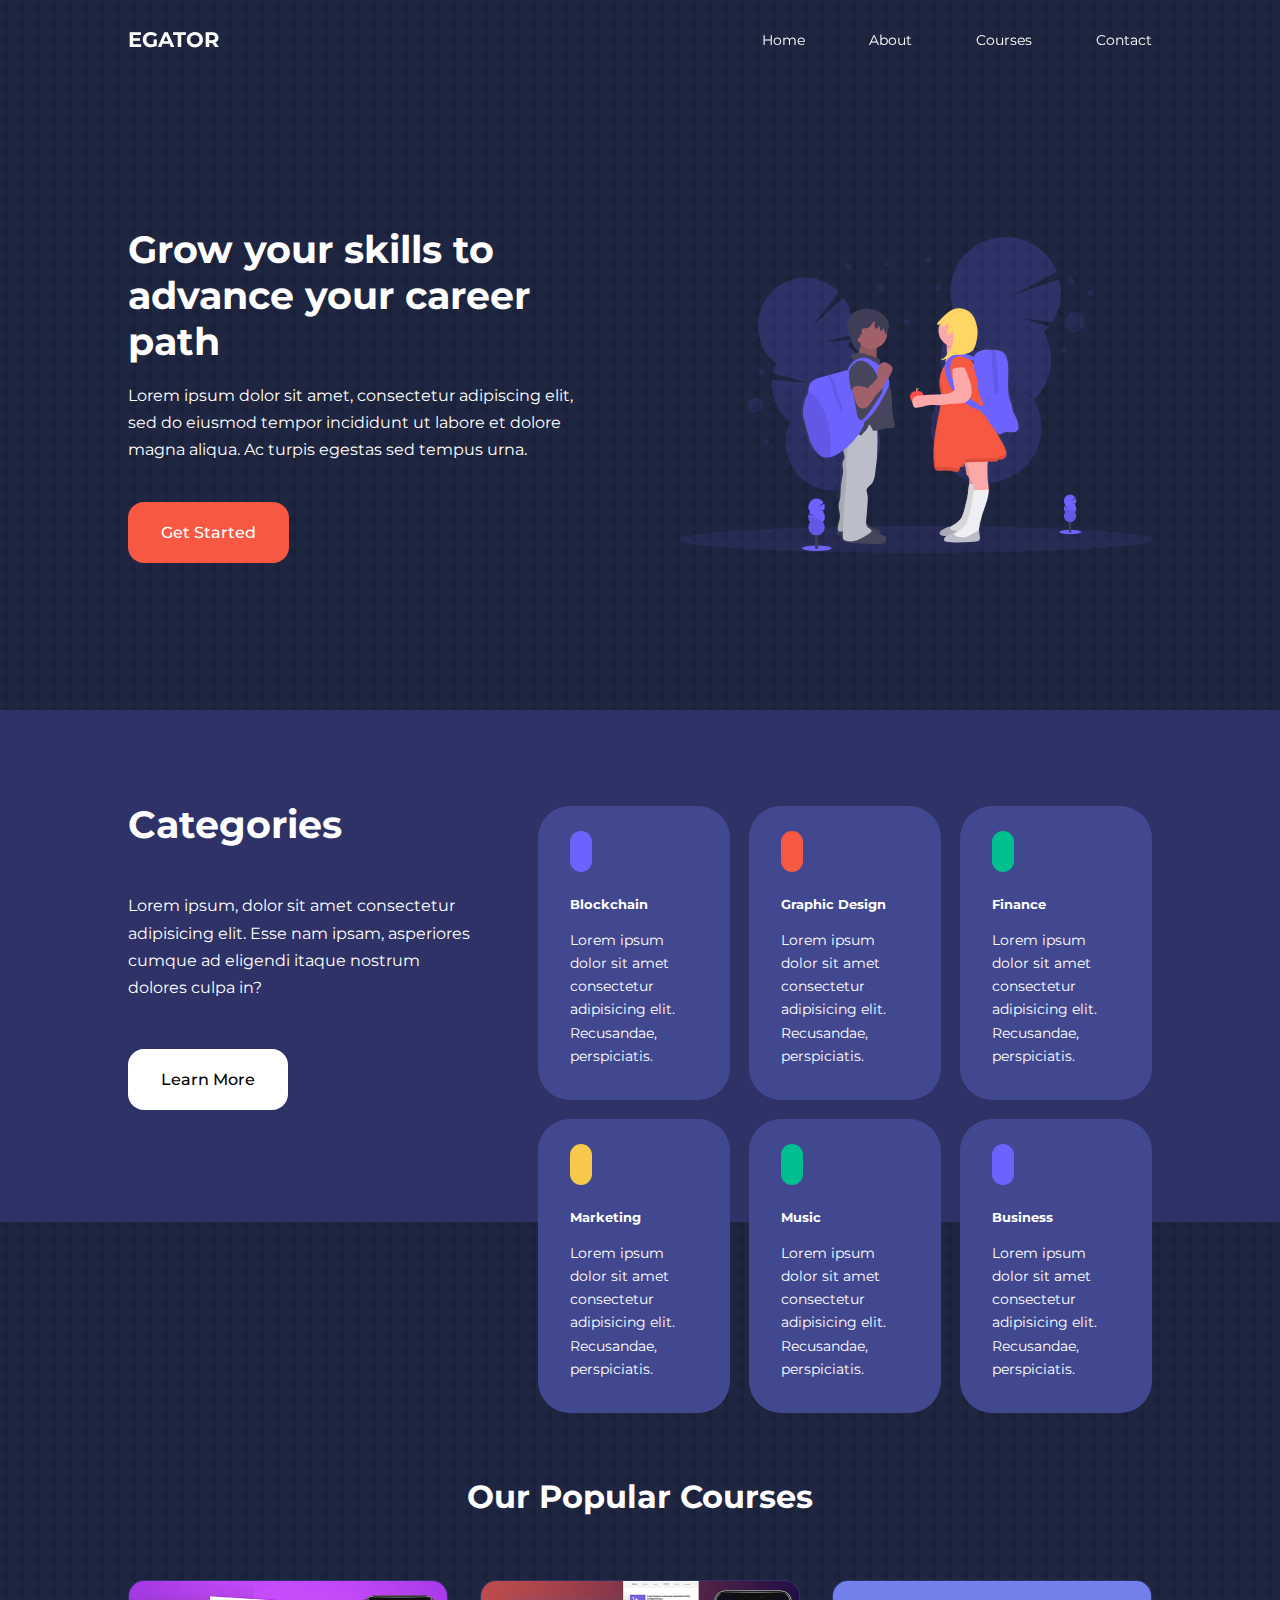
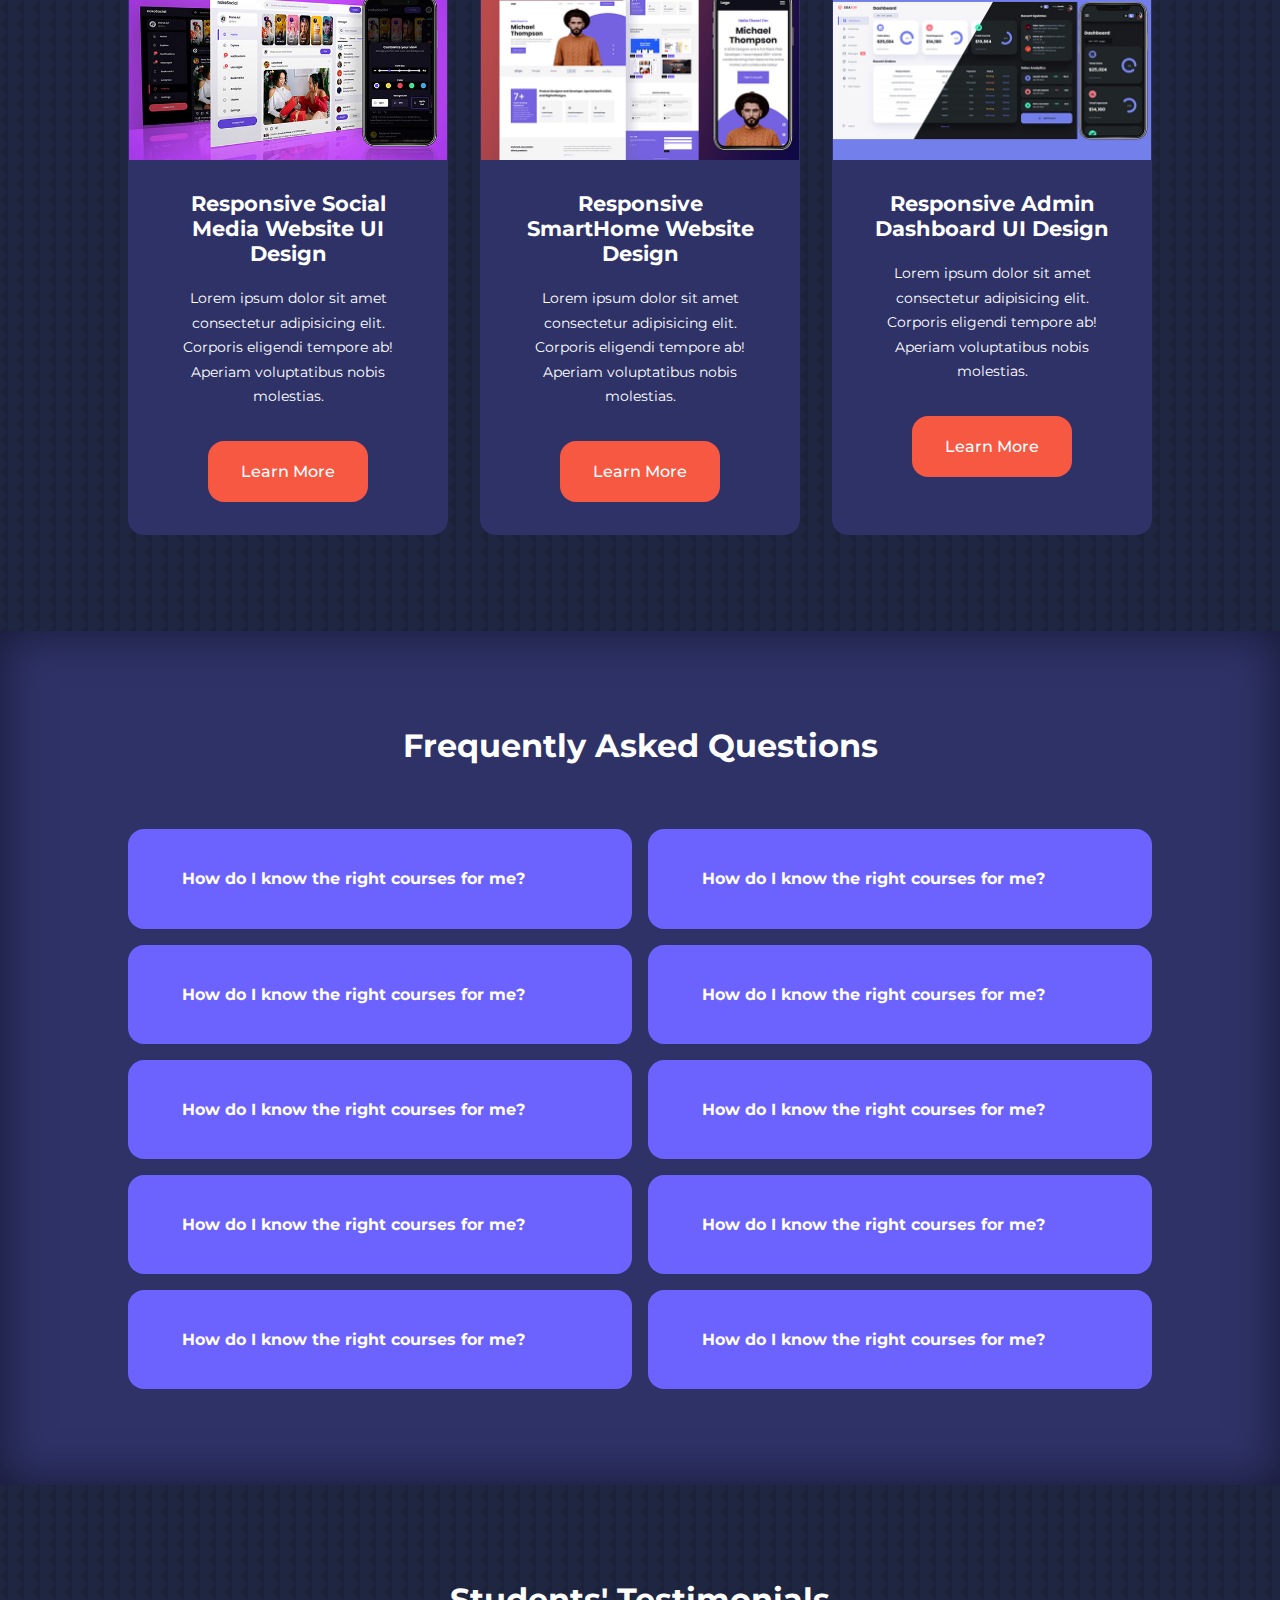
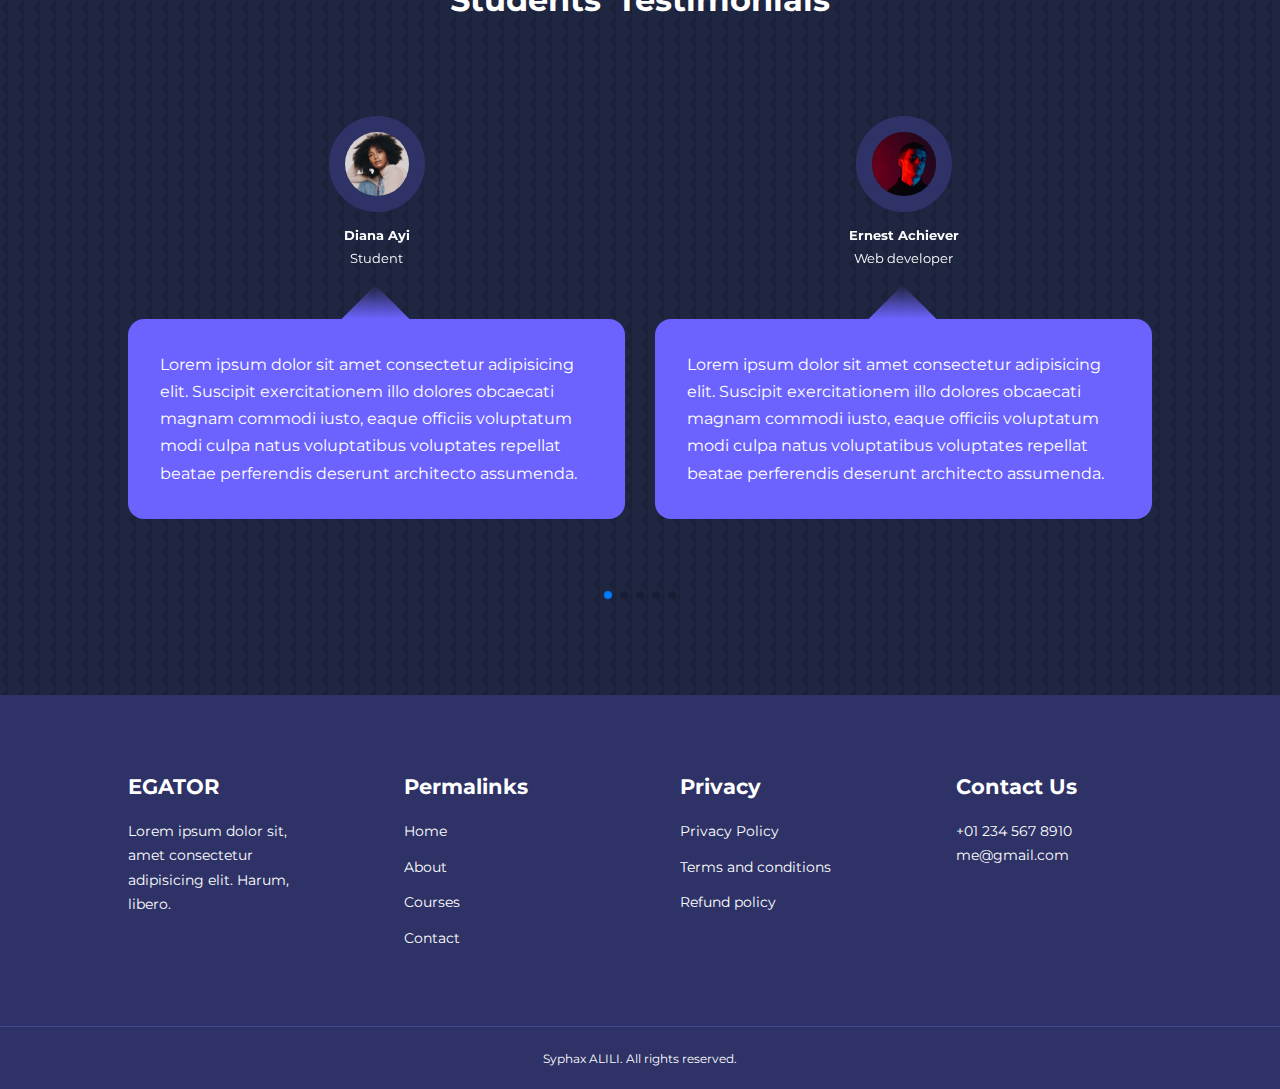
<file: index.html>
<!DOCTYPE html>
<html lang="en">
  <head>
    <meta charset="UTF-8" />
    <meta name="viewport" content="width=device-width, initial-scale=1.0" />
    <title>Education website - Home</title>
    <link rel="stylesheet" href="./assets/css/style.css" />

    <!-- ICONSCOUT CDN -->
    <link
      rel="stylesheet"
      href="https://unicons.iconscout.com/release/v4.0.8/css/line.css"
    />

    <!-- GOOGLE FONTS(MONTSERRAT) -->
    <link rel="preconnect" href="https://fonts.googleapis.com" />
    <link rel="preconnect" href="https://fonts.gstatic.com" crossorigin />
    <link
      href="https://fonts.googleapis.com/css2?family=Montserrat:ital,wght@0,100..900;1,100..900&display=swap"
      rel="stylesheet"
    />

    <!-- SWIPPERJS -->
    <link
      rel="stylesheet"
      href="https://cdn.jsdelivr.net/npm/swiper@11/swiper-bundle.min.css"
    />

    <style>
      body {
        background-image: url("./assets/imgs/bg-texture.png");
      }
    </style>
  </head>
  <body>
    <!-- ======================= NAVBAR ======================= -->
    <nav>
      <div class="container nav__container">
        <a href="index.html" class="nav__logo"><h4>EGATOR</h4></a>
        <ul class="nav__menu">
          <li><a href="index.html">Home</a></li>
          <li><a href="about.html">About</a></li>
          <li><a href="courses.html">Courses</a></li>
          <li><a href="contact.html">Contact</a></li>
        </ul>
        <button id="open-menu-btn"><i class="uil uil-bars"></i></button>
        <button id="close-menu-btn"><i class="uil uil-multiply"></i></button>
      </div>
    </nav>

    <!-- ======================= HEADER ======================= -->
    <header>
      <div class="container header__container">
        <div class="header__left">
          <h1>Grow your skills to advance your career path</h1>
          <p>
            Lorem ipsum dolor sit amet, consectetur adipiscing elit, sed do
            eiusmod tempor incididunt ut labore et dolore magna aliqua. Ac
            turpis egestas sed tempus urna.
          </p>
          <a href="courses.html" class="btn btn-primary">Get Started</a>
        </div>
        <div class="header__right">
          <div class="header__right-image">
            <img src="./assets/imgs/header.svg" alt="header image" />
          </div>
        </div>
      </div>
    </header>

    <!-- ======================= CATEGORIES SECTION ======================= -->
    <section class="categories">
      <div class="container categories__container">
        <div class="categories__left">
          <h1>Categories</h1>
          <p>
            Lorem ipsum, dolor sit amet consectetur adipisicing elit. Esse nam
            ipsam, asperiores cumque ad eligendi itaque nostrum dolores culpa
            in?
          </p>
          <a href="#" class="btn">Learn More</a>
        </div>
        <div class="categories__right">
          <article class="category">
            <span class="category__icon"
              ><i class="uil uil-bitcoin-circle"></i
            ></span>
            <h5>Blockchain</h5>
            <p>
              Lorem ipsum dolor sit amet consectetur adipisicing elit.
              Recusandae, perspiciatis.
            </p>
          </article>
          <article class="category">
            <span class="category__icon"><i class="uil uil-palette"></i></span>
            <h5>Graphic Design</h5>
            <p>
              Lorem ipsum dolor sit amet consectetur adipisicing elit.
              Recusandae, perspiciatis.
            </p>
          </article>
          <article class="category">
            <span class="category__icon"
              ><i class="uil uil-usd-circle"></i
            ></span>
            <h5>Finance</h5>
            <p>
              Lorem ipsum dolor sit amet consectetur adipisicing elit.
              Recusandae, perspiciatis.
            </p>
          </article>
          <article class="category">
            <span class="category__icon"
              ><i class="uil uil-megaphone"></i
            ></span>
            <h5>Marketing</h5>
            <p>
              Lorem ipsum dolor sit amet consectetur adipisicing elit.
              Recusandae, perspiciatis.
            </p>
          </article>
          <article class="category">
            <span class="category__icon"><i class="uil uil-music"></i></span>
            <h5>Music</h5>
            <p>
              Lorem ipsum dolor sit amet consectetur adipisicing elit.
              Recusandae, perspiciatis.
            </p>
          </article>
          <article class="category">
            <span class="category__icon"
              ><i class="uil uil-puzzle-piece"></i
            ></span>
            <h5>Business</h5>
            <p>
              Lorem ipsum dolor sit amet consectetur adipisicing elit.
              Recusandae, perspiciatis.
            </p>
          </article>
        </div>
      </div>
    </section>

    <!-- ======================= COURSES SECTION ======================= -->
    <section class="courses">
      <h2>Our Popular Courses</h2>
      <div class="container courses__container">
        <article class="course">
          <div class="course__image">
            <img src="./assets/imgs/course1.jpg" alt="course 1 img" />
          </div>
          <div class="course__info">
            <h4>Responsive Social Media Website UI Design</h4>
            <p>
              Lorem ipsum dolor sit amet consectetur adipisicing elit. Corporis
              eligendi tempore ab! Aperiam voluptatibus nobis molestias.
            </p>
            <a href="courses.html" class="btn btn-primary">Learn More</a>
          </div>
        </article>

        <article class="course">
          <div class="course__image">
            <img src="./assets/imgs/course2.jpg" alt="course 1 img" />
          </div>
          <div class="course__info">
            <h4>Responsive SmartHome Website Design</h4>
            <p>
              Lorem ipsum dolor sit amet consectetur adipisicing elit. Corporis
              eligendi tempore ab! Aperiam voluptatibus nobis molestias.
            </p>
            <a href="courses.html" class="btn btn-primary">Learn More</a>
          </div>
        </article>

        <article class="course">
          <div class="course__image">
            <img src="./assets/imgs/course3.jpg" alt="course 1 img" />
          </div>
          <div class="course__info">
            <h4>Responsive Admin Dashboard UI Design</h4>
            <p>
              Lorem ipsum dolor sit amet consectetur adipisicing elit. Corporis
              eligendi tempore ab! Aperiam voluptatibus nobis molestias.
            </p>
            <a href="courses.html" class="btn btn-primary">Learn More</a>
          </div>
        </article>
      </div>
    </section>

    <!-- ======================= FAQs SECTION ======================= -->
    <section class="faqs">
      <h2>Frequently Asked Questions</h2>
      <div class="container faqs__container">
        <article class="faq">
          <div class="faq__icon">
            <i class="uil uil-plus"></i>
          </div>
          <div class="question__answer">
            <h4>How do I know the right courses for me?</h4>
            <p>
              Lorem ipsum dolor sit amet consectetur, adipisicing elit. Vel
              maiores nam veniam illo ut id sed doloremque exercitationem
              quaerat corporis, autem accusantium soluta tenetur aperiam! Fuga
              assumenda quasi earum beatae.
            </p>
          </div>
        </article>

        <article class="faq">
          <div class="faq__icon">
            <i class="uil uil-plus"></i>
          </div>
          <div class="question__answer">
            <h4>How do I know the right courses for me?</h4>
            <p>
              Lorem ipsum dolor sit amet consectetur, adipisicing elit. Vel
              maiores nam veniam illo ut id sed doloremque exercitationem
              quaerat corporis, autem accusantium soluta tenetur aperiam! Fuga
              assumenda quasi earum beatae.
            </p>
          </div>
        </article>

        <article class="faq">
          <div class="faq__icon">
            <i class="uil uil-plus"></i>
          </div>
          <div class="question__answer">
            <h4>How do I know the right courses for me?</h4>
            <p>
              Lorem ipsum dolor sit amet consectetur, adipisicing elit. Vel
              maiores nam veniam illo ut id sed doloremque exercitationem
              quaerat corporis, autem accusantium soluta tenetur aperiam! Fuga
              assumenda quasi earum beatae.
            </p>
          </div>
        </article>

        <article class="faq">
          <div class="faq__icon">
            <i class="uil uil-plus"></i>
          </div>
          <div class="question__answer">
            <h4>How do I know the right courses for me?</h4>
            <p>
              Lorem ipsum dolor sit amet consectetur, adipisicing elit. Vel
              maiores nam veniam illo ut id sed doloremque exercitationem
              quaerat corporis, autem accusantium soluta tenetur aperiam! Fuga
              assumenda quasi earum beatae.
            </p>
          </div>
        </article>

        <article class="faq">
          <div class="faq__icon">
            <i class="uil uil-plus"></i>
          </div>
          <div class="question__answer">
            <h4>How do I know the right courses for me?</h4>
            <p>
              Lorem ipsum dolor sit amet consectetur, adipisicing elit. Vel
              maiores nam veniam illo ut id sed doloremque exercitationem
              quaerat corporis, autem accusantium soluta tenetur aperiam! Fuga
              assumenda quasi earum beatae.
            </p>
          </div>
        </article>

        <article class="faq">
          <div class="faq__icon">
            <i class="uil uil-plus"></i>
          </div>
          <div class="question__answer">
            <h4>How do I know the right courses for me?</h4>
            <p>
              Lorem ipsum dolor sit amet consectetur, adipisicing elit. Vel
              maiores nam veniam illo ut id sed doloremque exercitationem
              quaerat corporis, autem accusantium soluta tenetur aperiam! Fuga
              assumenda quasi earum beatae.
            </p>
          </div>
        </article>

        <article class="faq">
          <div class="faq__icon">
            <i class="uil uil-plus"></i>
          </div>
          <div class="question__answer">
            <h4>How do I know the right courses for me?</h4>
            <p>
              Lorem ipsum dolor sit amet consectetur, adipisicing elit. Vel
              maiores nam veniam illo ut id sed doloremque exercitationem
              quaerat corporis, autem accusantium soluta tenetur aperiam! Fuga
              assumenda quasi earum beatae.
            </p>
          </div>
        </article>

        <article class="faq">
          <div class="faq__icon">
            <i class="uil uil-plus"></i>
          </div>
          <div class="question__answer">
            <h4>How do I know the right courses for me?</h4>
            <p>
              Lorem ipsum dolor sit amet consectetur, adipisicing elit. Vel
              maiores nam veniam illo ut id sed doloremque exercitationem
              quaerat corporis, autem accusantium soluta tenetur aperiam! Fuga
              assumenda quasi earum beatae.
            </p>
          </div>
        </article>

        <article class="faq">
          <div class="faq__icon">
            <i class="uil uil-plus"></i>
          </div>
          <div class="question__answer">
            <h4>How do I know the right courses for me?</h4>
            <p>
              Lorem ipsum dolor sit amet consectetur, adipisicing elit. Vel
              maiores nam veniam illo ut id sed doloremque exercitationem
              quaerat corporis, autem accusantium soluta tenetur aperiam! Fuga
              assumenda quasi earum beatae.
            </p>
          </div>
        </article>

        <article class="faq">
          <div class="faq__icon">
            <i class="uil uil-plus"></i>
          </div>
          <div class="question__answer">
            <h4>How do I know the right courses for me?</h4>
            <p>
              Lorem ipsum dolor sit amet consectetur, adipisicing elit. Vel
              maiores nam veniam illo ut id sed doloremque exercitationem
              quaerat corporis, autem accusantium soluta tenetur aperiam! Fuga
              assumenda quasi earum beatae.
            </p>
          </div>
        </article>
      </div>
    </section>

    <!-- ======================= TESTIMONIALS SECTION ======================= -->
    <section class="container testimonials__container mySwiper">
      <h2>Students' Testimonials</h2>
      <div class="swiper-wrapper">
        <article class="testimonial swiper-slide">
          <div class="avatar">
            <img src="./assets/imgs/avatar1.jpg" alt="avatar 1 image" />
          </div>
          <div class="testimonial__info">
            <h5>Diana Ayi</h5>
            <small>Student</small>
          </div>
          <div class="testimonial__body">
            <p>
              Lorem ipsum dolor sit amet consectetur adipisicing elit. Suscipit
              exercitationem illo dolores obcaecati magnam commodi iusto, eaque
              officiis voluptatum modi culpa natus voluptatibus voluptates
              repellat beatae perferendis deserunt architecto assumenda.
            </p>
          </div>
        </article>

        <article class="testimonial swiper-slide">
          <div class="avatar">
            <img src="./assets/imgs/avatar2.jpg" alt="avatar 2 image" />
          </div>
          <div class="testimonial__info">
            <h5>Ernest Achiever</h5>
            <small>Web developer</small>
          </div>
          <div class="testimonial__body">
            <p>
              Lorem ipsum dolor sit amet consectetur adipisicing elit. Suscipit
              exercitationem illo dolores obcaecati magnam commodi iusto, eaque
              officiis voluptatum modi culpa natus voluptatibus voluptates
              repellat beatae perferendis deserunt architecto assumenda.
            </p>
          </div>
        </article>

        <article class="testimonial swiper-slide">
          <div class="avatar">
            <img src="./assets/imgs/avatar3.jpg" alt="avatar 3 image" />
          </div>
          <div class="testimonial__info">
            <h5>Edem Quist</h5>
            <small>Student</small>
          </div>
          <div class="testimonial__body">
            <p>
              Lorem ipsum dolor sit amet consectetur adipisicing elit. Suscipit
              exercitationem illo dolores obcaecati magnam commodi iusto, eaque
              officiis voluptatum modi culpa natus voluptatibus voluptates
              repellat beatae perferendis deserunt architecto assumenda.
            </p>
          </div>
        </article>

        <article class="testimonial swiper-slide">
          <div class="avatar">
            <img src="./assets/imgs/avatar4.jpg" alt="avatar 4 image" />
          </div>
          <div class="testimonial__info">
            <h5>Hajia Bintu</h5>
            <small>Student</small>
          </div>
          <div class="testimonial__body">
            <p>
              Lorem ipsum dolor sit amet consectetur adipisicing elit. Suscipit
              exercitationem illo dolores obcaecati magnam commodi iusto, eaque
              officiis voluptatum modi culpa natus voluptatibus voluptates
              repellat beatae perferendis deserunt architecto assumenda.
            </p>
          </div>
        </article>

        <article class="testimonial swiper-slide">
          <div class="avatar">
            <img src="./assets/imgs/avatar5.jpg" alt="avatar 5 image" />
          </div>
          <div class="testimonial__info">
            <h5>Jane Doe</h5>
            <small>Student</small>
          </div>
          <div class="testimonial__body">
            <p>
              Lorem ipsum dolor sit amet consectetur adipisicing elit. Suscipit
              exercitationem illo dolores obcaecati magnam commodi iusto, eaque
              officiis voluptatum modi culpa natus voluptatibus voluptates
              repellat beatae perferendis deserunt architecto assumenda.
            </p>
          </div>
        </article>
      </div>
      <div class="swiper-pagination"></div>
    </section>

    <!-- ======================= FOOTER ======================= -->
    <footer>
      <div class="container footer__container">
        <div class="footer__1">
          <a href="index.html" class="footer__logo"><h4>EGATOR</h4></a>
          <p>
            Lorem ipsum dolor sit, amet consectetur adipisicing elit. Harum,
            libero.
          </p>
        </div>

        <div class="footer__2">
          <h4>Permalinks</h4>
          <ul class="permalinks">
            <li><a href="index.html">Home</a></li>
            <li><a href="about.html">About</a></li>
            <li><a href="courses.html">Courses</a></li>
            <li><a href="contact.html">Contact</a></li>
          </ul>
        </div>

        <div class="footer__3">
          <h4>Privacy</h4>
          <ul class="privacy">
            <li><a href="#">Privacy Policy</a></li>
            <li><a href="#">Terms and conditions</a></li>
            <li><a href="#">Refund policy</a></li>
          </ul>
        </div>

        <div class="footer__4">
          <h4>Contact Us</h4>
          <div>
            <p>+01 234 567 8910</p>
            <p>me@gmail.com</p>
          </div>
          <ul class="footer__socials">
            <li>
              <a href="#"><i class="uil uil-facebook-f"></i></a>
            </li>
            <li>
              <a href="#"><i class="uil uil-instagram-alt"></i></a>
            </li>
            <li>
              <a href="#"><i class="uil uil-twitter"></i></a>
            </li>
            <li>
              <a href="#"><i class="uil uil-linkedin-alt"></i></a>
            </li>
          </ul>
        </div>
      </div>
      <div class="footer__copyright">
        <small>Syphax ALILI. All rights reserved.</small>
      </div>
    </footer>

    <script src="./assets/js/main.js"></script>
    <!-- TESTOMINALS SWIPPER JS SCRIPT -->
    <script src="https://cdn.jsdelivr.net/npm/swiper@11/swiper-bundle.min.js"></script>
    <script>
      var swiper = new Swiper(".mySwiper", {
        loop: true,
        autoplay: {
          delay: 3000, // 3000ms = 3s
          disableOnInteraction: false, // Allow autoplay to continue after user interaction
        },
        slidesPerView: 1,
        spaceBetween: 30,
        pagination: {
          el: ".swiper-pagination",
        },
        breakpoints: {
          600: {
            slidesPerView: 2,
          },
        },
      });
    </script>
  </body>
</html>
</file>
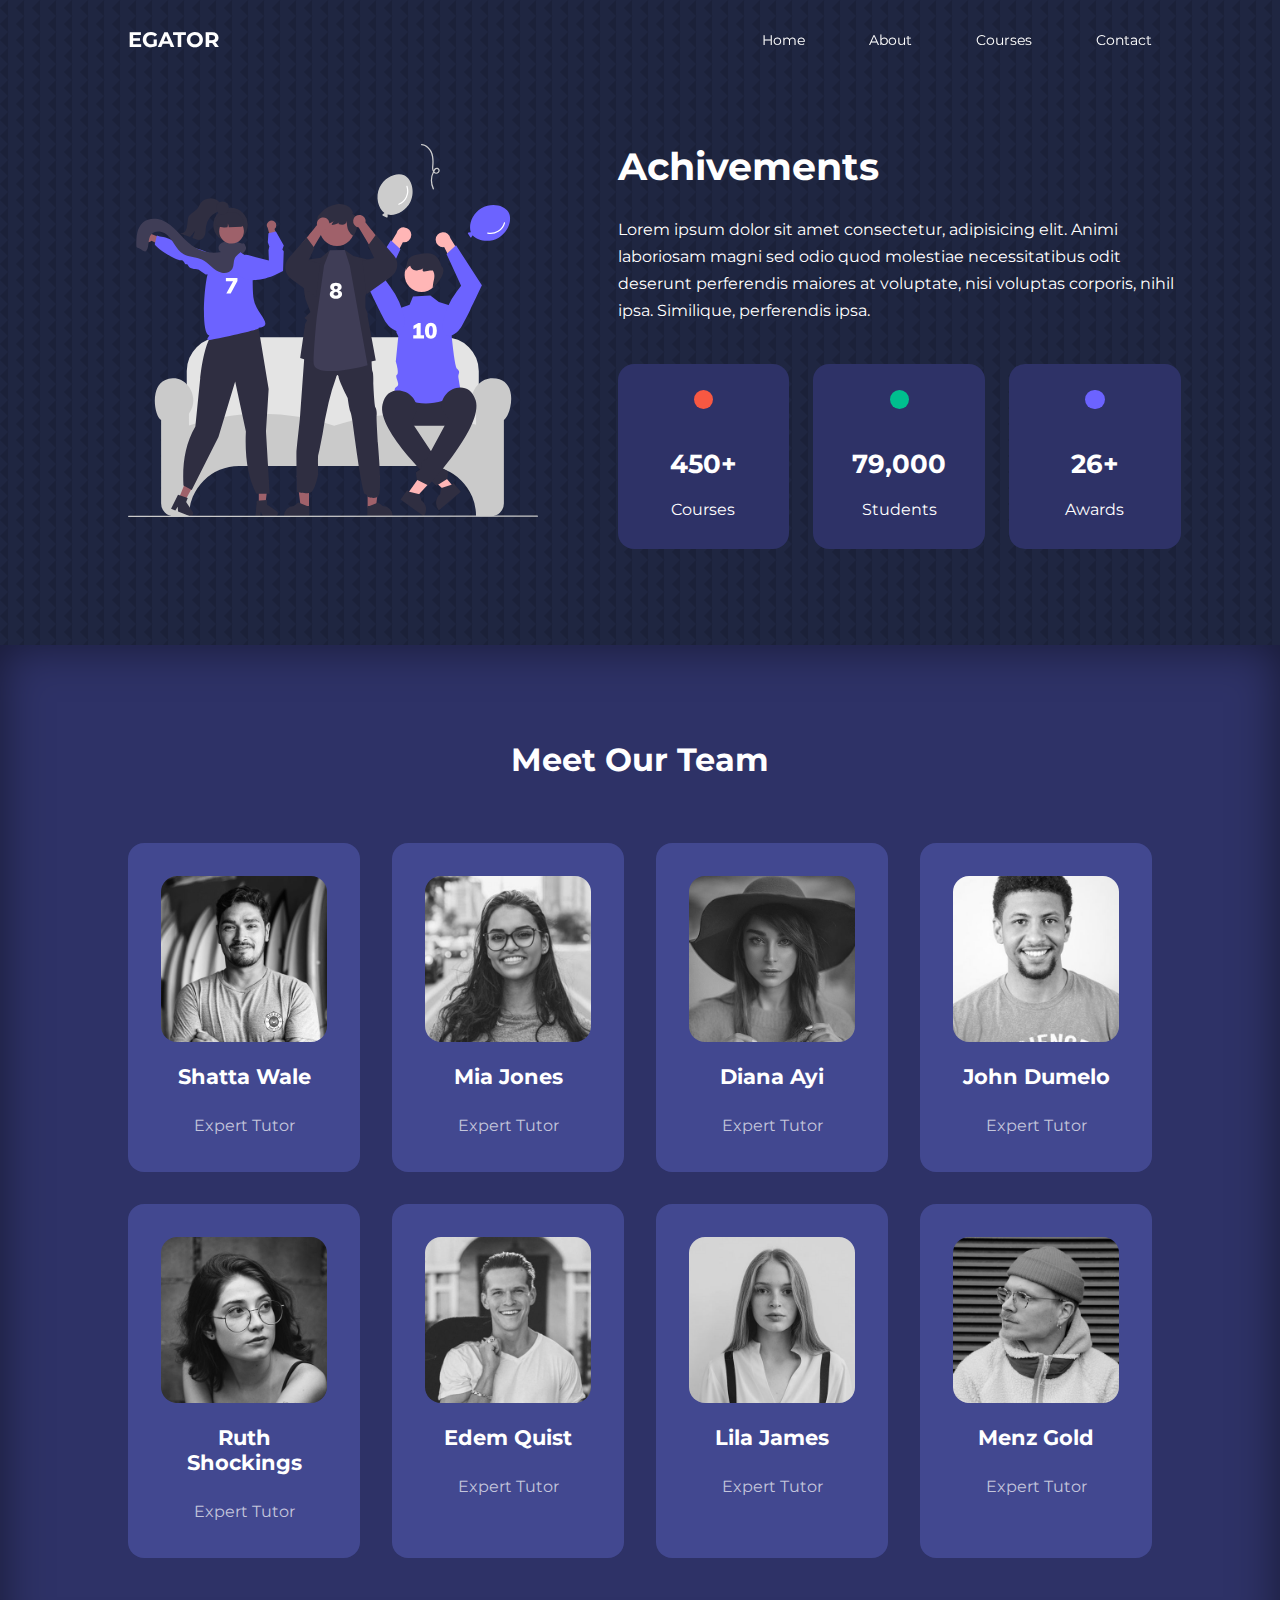
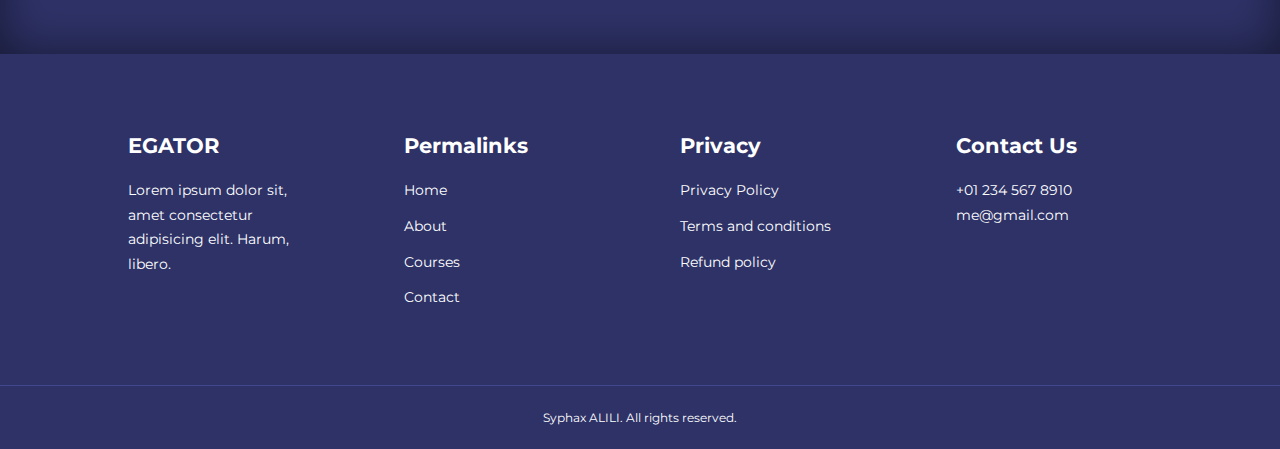
<file: about.html>
<!DOCTYPE html>
<html lang="en">
  <head>
    <meta charset="UTF-8" />
    <meta name="viewport" content="width=device-width, initial-scale=1.0" />
    <title>About</title>
    <link rel="stylesheet" href="./assets/css/style.css" />
    <link rel="stylesheet" href="./assets/css/about.css" />

    <!-- ICONSCOUT CDN -->
    <link
      rel="stylesheet"
      href="https://unicons.iconscout.com/release/v4.0.8/css/line.css"
    />

    <!-- GOOGLE FONTS(MONTSERRAT) -->
    <link rel="preconnect" href="https://fonts.googleapis.com" />
    <link rel="preconnect" href="https://fonts.gstatic.com" crossorigin />
    <link
      href="https://fonts.googleapis.com/css2?family=Montserrat:ital,wght@0,100..900;1,100..900&display=swap"
      rel="stylesheet"
    />

    <style>
      body {
        background-image: url("./assets/imgs/bg-texture.png");
      }
    </style>
  </head>
  <body>
    <!-- ======================= NAVBAR ======================= -->
    <nav>
      <div class="container nav__container">
        <a href="index.html" class="nav__logo"><h4>EGATOR</h4></a>
        <ul class="nav__menu">
          <li><a href="index.html">Home</a></li>
          <li><a href="about.html">About</a></li>
          <li><a href="courses.html">Courses</a></li>
          <li><a href="contact.html">Contact</a></li>
        </ul>
        <button id="open-menu-btn"><i class="uil uil-bars"></i></button>
        <button id="close-menu-btn"><i class="uil uil-multiply"></i></button>
      </div>
    </nav>

    <!-- ======================= ACHIEVEMENTS ======================= -->
    <section class="about__achievements">
      <div class="container about__achievements-container">
        <div class="about__achievements-left">
          <img
            src="./assets/imgs/about achievements.svg"
            alt="achivements illustration"
          />
        </div>
        <div class="about__achievements-right">
          <h1>Achivements</h1>
          <p>
            Lorem ipsum dolor sit amet consectetur, adipisicing elit. Animi
            laboriosam magni sed odio quod molestiae necessitatibus odit
            deserunt perferendis maiores at voluptate, nisi voluptas corporis,
            nihil ipsa. Similique, perferendis ipsa.
          </p>
          <div class="achievements__cards">
            <article class="achievement__card">
              <span class="achievement__icon"
                ><i class="uil uil-video"></i
              ></span>
              <h3>450+</h3>
              <p>Courses</p>
            </article>

            <article class="achievement__card">
              <span class="achievement__icon"
                ><i class="uil uil-users-alt"></i
              ></span>
              <h3>79,000</h3>
              <p>Students</p>
            </article>

            <article class="achievement__card">
              <span class="achievement__icon"
                ><i class="uil uil-trophy"></i
              ></span>
              <h3>26+</h3>
              <p>Awards</p>
            </article>
          </div>
        </div>
      </div>
    </section>

    <!-- ======================= TEAM ======================= -->

    <section class="about__team">
      <h2>Meet Our Team</h2>
      <div class="container about__team-container">
        <article class="team__member">
          <div class="team__member-image">
            <img src="./assets/imgs/tm1.jpg" alt="team member image" />
          </div>
          <div class="team__member-info">
            <h4>Shatta Wale</h4>
            <p>Expert Tutor</p>
          </div>
          <div class="team__member-socials">
            <a href="https://instagram.com" target="_blank"
              ><i class="uil uil-instagram"></i
            ></a>
            <a href="https://x.com" target="_blank"
              ><i class="uil uil-twitter-alt"></i
            ></a>
            <a href="https://linkedin.com" target="_blank"
              ><i class="uil uil-linkedin-alt"></i
            ></a>
          </div>
        </article>

        <article class="team__member">
          <div class="team__member-image">
            <img src="./assets/imgs/tm2.jpg" alt="team member image" />
          </div>
          <div class="team__member-info">
            <h4>Mia Jones</h4>
            <p>Expert Tutor</p>
          </div>
          <div class="team__member-socials">
            <a href="https://instagram.com" target="_blank"
              ><i class="uil uil-instagram"></i
            ></a>
            <a href="https://x.com" target="_blank"
              ><i class="uil uil-twitter-alt"></i
            ></a>
            <a href="https://linkedin.com" target="_blank"
              ><i class="uil uil-linkedin-alt"></i
            ></a>
          </div>
        </article>

        <article class="team__member">
          <div class="team__member-image">
            <img src="./assets/imgs/tm3.jpg" alt="team member image" />
          </div>
          <div class="team__member-info">
            <h4>Diana Ayi</h4>
            <p>Expert Tutor</p>
          </div>
          <div class="team__member-socials">
            <a href="https://instagram.com" target="_blank"
              ><i class="uil uil-instagram"></i
            ></a>
            <a href="https://x.com" target="_blank"
              ><i class="uil uil-twitter-alt"></i
            ></a>
            <a href="https://linkedin.com" target="_blank"
              ><i class="uil uil-linkedin-alt"></i
            ></a>
          </div>
        </article>

        <article class="team__member">
          <div class="team__member-image">
            <img src="./assets/imgs/tm4.jpg" alt="team member image" />
          </div>
          <div class="team__member-info">
            <h4>John Dumelo</h4>
            <p>Expert Tutor</p>
          </div>
          <div class="team__member-socials">
            <a href="https://instagram.com" target="_blank"
              ><i class="uil uil-instagram"></i
            ></a>
            <a href="https://x.com" target="_blank"
              ><i class="uil uil-twitter-alt"></i
            ></a>
            <a href="https://linkedin.com" target="_blank"
              ><i class="uil uil-linkedin-alt"></i
            ></a>
          </div>
        </article>

        <article class="team__member">
          <div class="team__member-image">
            <img src="./assets/imgs/tm5.jpg" alt="team member image" />
          </div>
          <div class="team__member-info">
            <h4>Ruth Shockings</h4>
            <p>Expert Tutor</p>
          </div>
          <div class="team__member-socials">
            <a href="https://instagram.com" target="_blank"
              ><i class="uil uil-instagram"></i
            ></a>
            <a href="https://x.com" target="_blank"
              ><i class="uil uil-twitter-alt"></i
            ></a>
            <a href="https://linkedin.com" target="_blank"
              ><i class="uil uil-linkedin-alt"></i
            ></a>
          </div>
        </article>

        <article class="team__member">
          <div class="team__member-image">
            <img src="./assets/imgs/tm6.jpg" alt="team member image" />
          </div>
          <div class="team__member-info">
            <h4>Edem Quist</h4>
            <p>Expert Tutor</p>
          </div>
          <div class="team__member-socials">
            <a href="https://instagram.com" target="_blank"
              ><i class="uil uil-instagram"></i
            ></a>
            <a href="https://x.com" target="_blank"
              ><i class="uil uil-twitter-alt"></i
            ></a>
            <a href="https://linkedin.com" target="_blank"
              ><i class="uil uil-linkedin-alt"></i
            ></a>
          </div>
        </article>

        <article class="team__member">
          <div class="team__member-image">
            <img src="./assets/imgs/tm7.jpg" alt="team member image" />
          </div>
          <div class="team__member-info">
            <h4>Lila James</h4>
            <p>Expert Tutor</p>
          </div>
          <div class="team__member-socials">
            <a href="https://instagram.com" target="_blank"
              ><i class="uil uil-instagram"></i
            ></a>
            <a href="https://x.com" target="_blank"
              ><i class="uil uil-twitter-alt"></i
            ></a>
            <a href="https://linkedin.com" target="_blank"
              ><i class="uil uil-linkedin-alt"></i
            ></a>
          </div>
        </article>

        <article class="team__member">
          <div class="team__member-image">
            <img src="./assets/imgs/tm8.jpg" alt="team member image" />
          </div>
          <div class="team__member-info">
            <h4>Menz Gold</h4>
            <p>Expert Tutor</p>
          </div>
          <div class="team__member-socials">
            <a href="https://instagram.com" target="_blank"
              ><i class="uil uil-instagram"></i
            ></a>
            <a href="https://x.com" target="_blank"
              ><i class="uil uil-twitter-alt"></i
            ></a>
            <a href="https://linkedin.com" target="_blank"
              ><i class="uil uil-linkedin-alt"></i
            ></a>
          </div>
        </article>
      </div>
    </section>

    <!-- ======================= FOOTER ======================= -->
    <footer>
      <div class="container footer__container">
        <div class="footer__1">
          <a href="index.html" class="footer__logo"><h4>EGATOR</h4></a>
          <p>
            Lorem ipsum dolor sit, amet consectetur adipisicing elit. Harum,
            libero.
          </p>
        </div>

        <div class="footer__2">
          <h4>Permalinks</h4>
          <ul class="permalinks">
            <li><a href="index.html">Home</a></li>
            <li><a href="about.html">About</a></li>
            <li><a href="courses.html">Courses</a></li>
            <li><a href="contact.html">Contact</a></li>
          </ul>
        </div>

        <div class="footer__3">
          <h4>Privacy</h4>
          <ul class="privacy">
            <li><a href="#">Privacy Policy</a></li>
            <li><a href="#">Terms and conditions</a></li>
            <li><a href="#">Refund policy</a></li>
          </ul>
        </div>

        <div class="footer__4">
          <h4>Contact Us</h4>
          <div>
            <p>+01 234 567 8910</p>
            <p>me@gmail.com</p>
          </div>
          <ul class="footer__socials">
            <li>
              <a href="#"><i class="uil uil-facebook-f"></i></a>
            </li>
            <li>
              <a href="#"><i class="uil uil-instagram-alt"></i></a>
            </li>
            <li>
              <a href="#"><i class="uil uil-twitter"></i></a>
            </li>
            <li>
              <a href="#"><i class="uil uil-linkedin-alt"></i></a>
            </li>
          </ul>
        </div>
      </div>
      <div class="footer__copyright">
        <small>Syphax ALILI. All rights reserved.</small>
      </div>
    </footer>

    <script src="./assets/js/main.js"></script>
  </body>
</html>
</file>
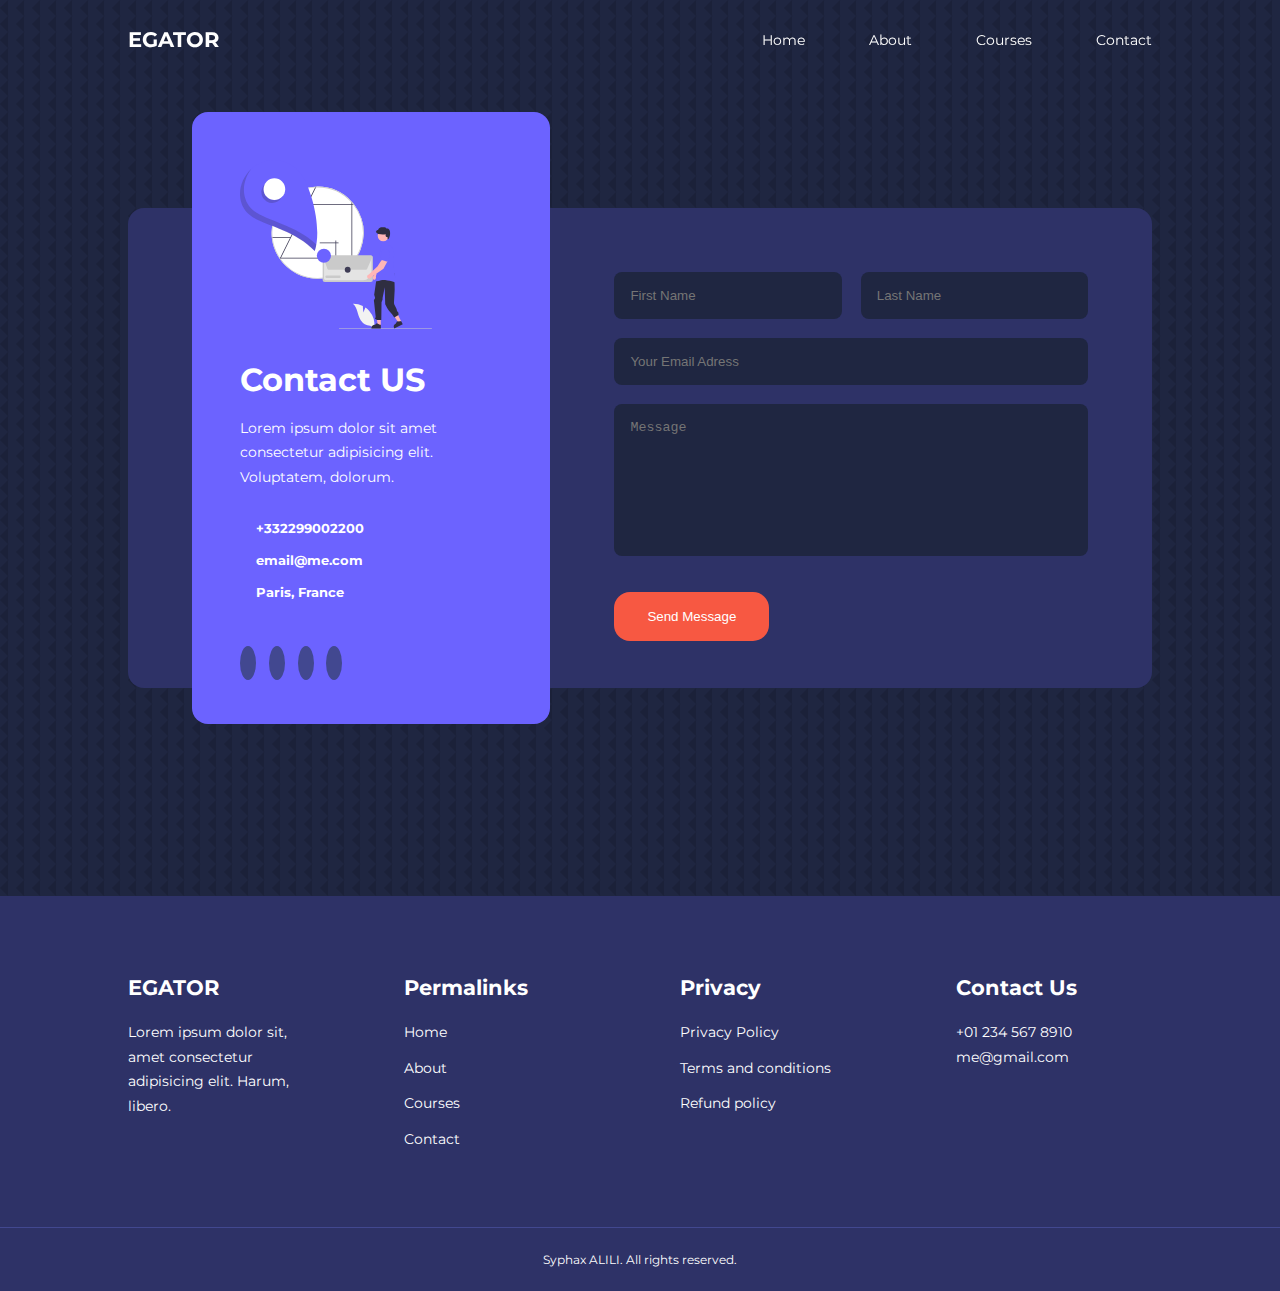
<file: contact.html>
<!DOCTYPE html>
<html lang="en">
  <head>
    <meta charset="UTF-8" />
    <meta name="viewport" content="width=device-width, initial-scale=1.0" />
    <title>Contact Us</title>
    <link rel="stylesheet" href="./assets/css/style.css" />
    <link rel="stylesheet" href="./assets/css/contact.css" />

    <!-- ICONSCOUT CDN -->
    <link
      rel="stylesheet"
      href="https://unicons.iconscout.com/release/v4.0.8/css/line.css"
    />

    <!-- GOOGLE FONTS(MONTSERRAT) -->
    <link rel="preconnect" href="https://fonts.googleapis.com" />
    <link rel="preconnect" href="https://fonts.gstatic.com" crossorigin />
    <link
      href="https://fonts.googleapis.com/css2?family=Montserrat:ital,wght@0,100..900;1,100..900&display=swap"
      rel="stylesheet"
    />

    <style>
      body {
        background-image: url("./assets/imgs/bg-texture.png");
      }
    </style>
  </head>
  <body>
    <!-- ======================= NAVBAR ======================= -->
    <nav>
      <div class="container nav__container">
        <a href="index.html" class="nav__logo"><h4>EGATOR</h4></a>
        <ul class="nav__menu">
          <li><a href="index.html">Home</a></li>
          <li><a href="about.html">About</a></li>
          <li><a href="courses.html">Courses</a></li>
          <li><a href="contact.html">Contact</a></li>
        </ul>
        <button id="open-menu-btn"><i class="uil uil-bars"></i></button>
        <button id="close-menu-btn"><i class="uil uil-multiply"></i></button>
      </div>
    </nav>

    <!-- ======================= CONTACT SECTION ======================= -->
    <section class="contact">
      <div class="container contact__container">
        <aside class="contact__aside">
          <div class="aside__image">
            <img src="./assets/imgs/contact.svg" alt="" />
          </div>
          <h2>Contact US</h2>
          <p>
            Lorem ipsum dolor sit amet consectetur adipisicing elit. Voluptatem,
            dolorum.
          </p>
          <ul class="contact__details">
            <li>
              <i class="uil uil-incoming-call"></i>
              <h5>+332299002200</h5>
            </li>
            <li>
              <i class="uil uil-envelope"></i>
              <h5>email@me.com</h5>
            </li>
            <li>
              <i class="uil uil-location-point"></i>
              <h5>Paris, France</h5>
            </li>
          </ul>
          <ul class="contact__socials">
            <li>
              <a href="facebook.com" target="_blank">
                <i class="uil uil-facebook-f"></i>
              </a>
            </li>
            <li>
              <a href="instagram.com" target="_blank">
                <i class="uil uil-instagram"></i>
              </a>
            </li>
            <li>
              <a href="twitter.com" target="_blank">
                <i class="uil uil-twitter-alt"></i>
              </a>
            </li>
            <li>
              <a href="linkedin.com" target="_blank">
                <i class="uil uil-linkedin-alt"></i>
              </a>
            </li>
          </ul>
        </aside>

        <form
          action="https://formspree.io/f/xgvwvglb"
          method="post"
          class="contact__form"
        >
          <div class="form__name">
            <input
              type="text"
              name="first-name"
              placeholder="First Name"
              required
            />
            <input
              type="text"
              name="last-name"
              placeholder="Last Name"
              required
            />
          </div>
          <input
            type="email"
            name="email-adress"
            placeholder="Your Email Adress"
            required
          />
          <textarea
            name="message"
            rows="8"
            placeholder="Message"
            style="resize: none"
            required
          ></textarea>
          <button type="submit" class="btn btn-primary">Send Message</button>
        </form>
      </div>
    </section>

    <!-- ======================= FOOTER ======================= -->
    <footer>
      <div class="container footer__container">
        <div class="footer__1">
          <a href="index.html" class="footer__logo"><h4>EGATOR</h4></a>
          <p>
            Lorem ipsum dolor sit, amet consectetur adipisicing elit. Harum,
            libero.
          </p>
        </div>

        <div class="footer__2">
          <h4>Permalinks</h4>
          <ul class="permalinks">
            <li><a href="index.html">Home</a></li>
            <li><a href="about.html">About</a></li>
            <li><a href="courses.html">Courses</a></li>
            <li><a href="contact.html">Contact</a></li>
          </ul>
        </div>

        <div class="footer__3">
          <h4>Privacy</h4>
          <ul class="privacy">
            <li><a href="#">Privacy Policy</a></li>
            <li><a href="#">Terms and conditions</a></li>
            <li><a href="#">Refund policy</a></li>
          </ul>
        </div>

        <div class="footer__4">
          <h4>Contact Us</h4>
          <div>
            <p>+01 234 567 8910</p>
            <p>me@gmail.com</p>
          </div>
          <ul class="footer__socials">
            <li>
              <a href="#"><i class="uil uil-facebook-f"></i></a>
            </li>
            <li>
              <a href="#"><i class="uil uil-instagram-alt"></i></a>
            </li>
            <li>
              <a href="#"><i class="uil uil-twitter"></i></a>
            </li>
            <li>
              <a href="#"><i class="uil uil-linkedin-alt"></i></a>
            </li>
          </ul>
        </div>
      </div>
      <div class="footer__copyright">
        <small>Syphax ALILI. All rights reserved.</small>
      </div>
    </footer>

    <script src="./assets/js/main.js"></script>
  </body>
</html>
</file>
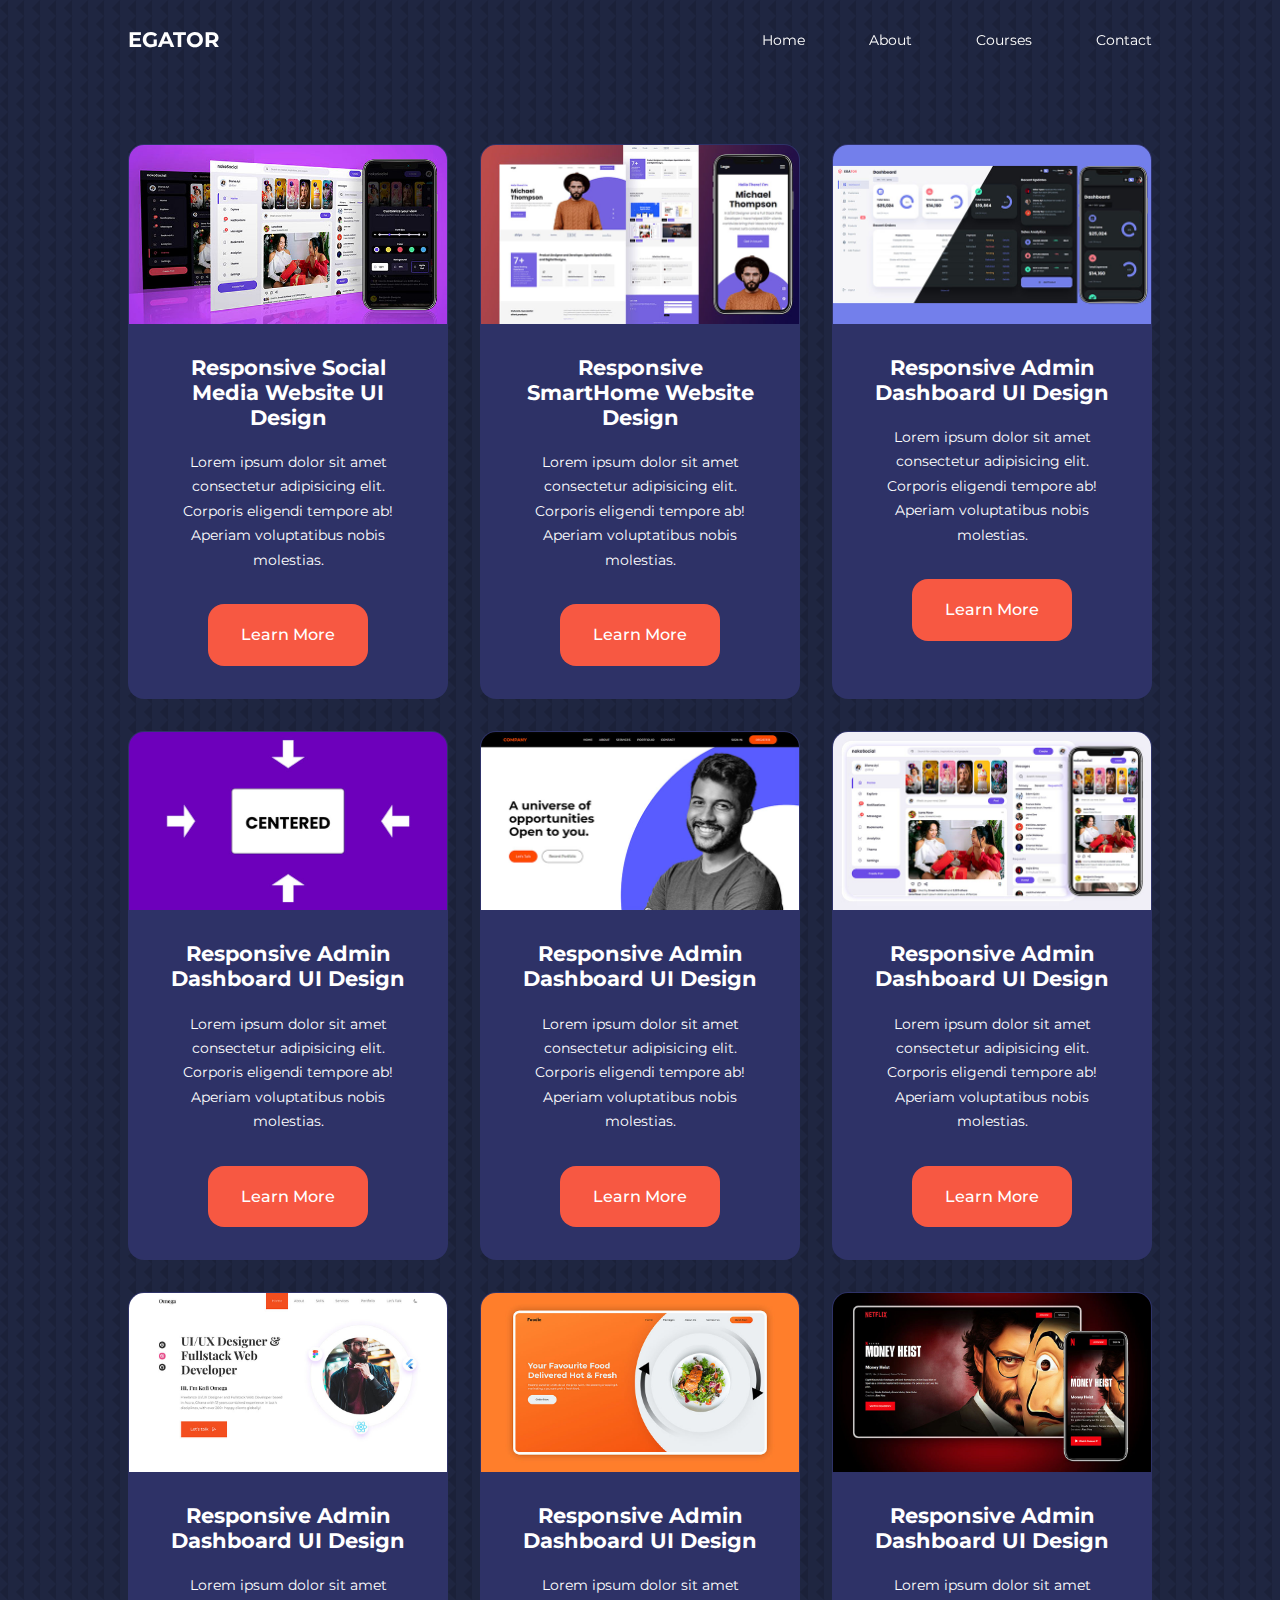
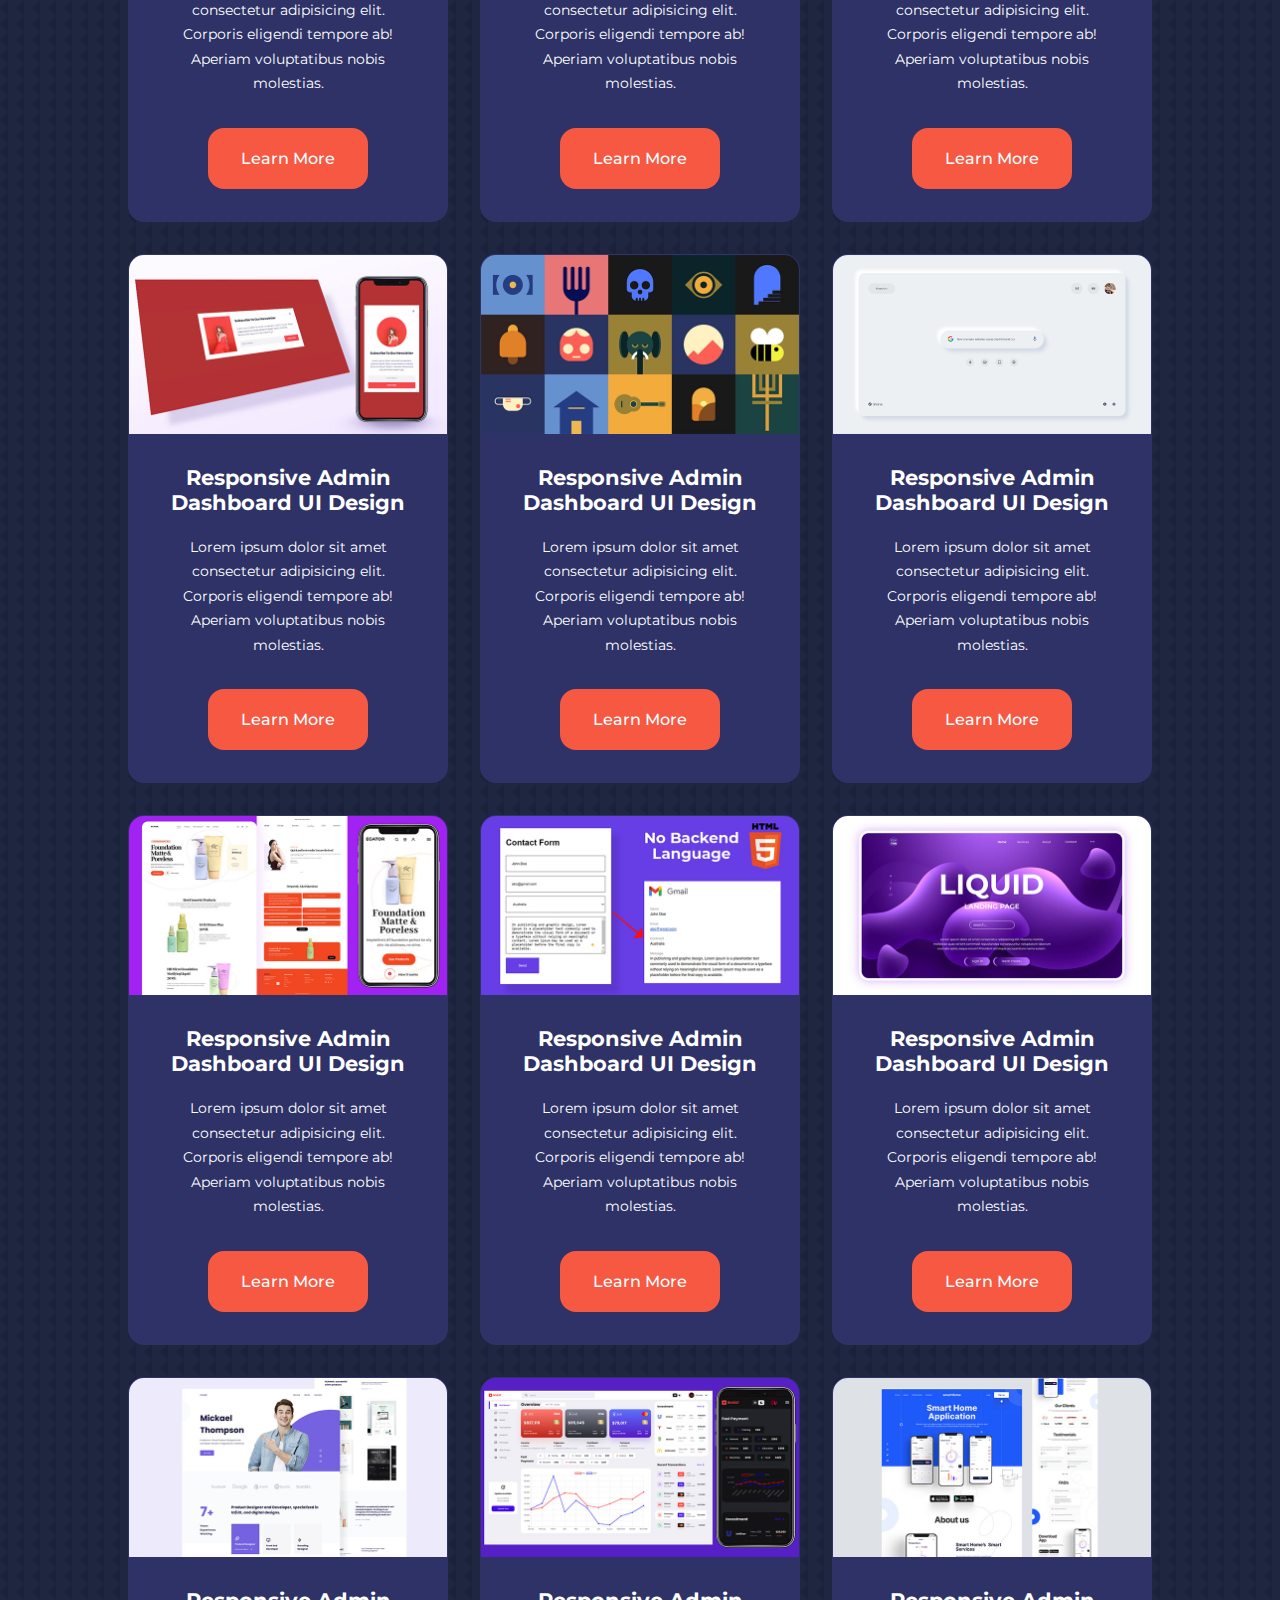
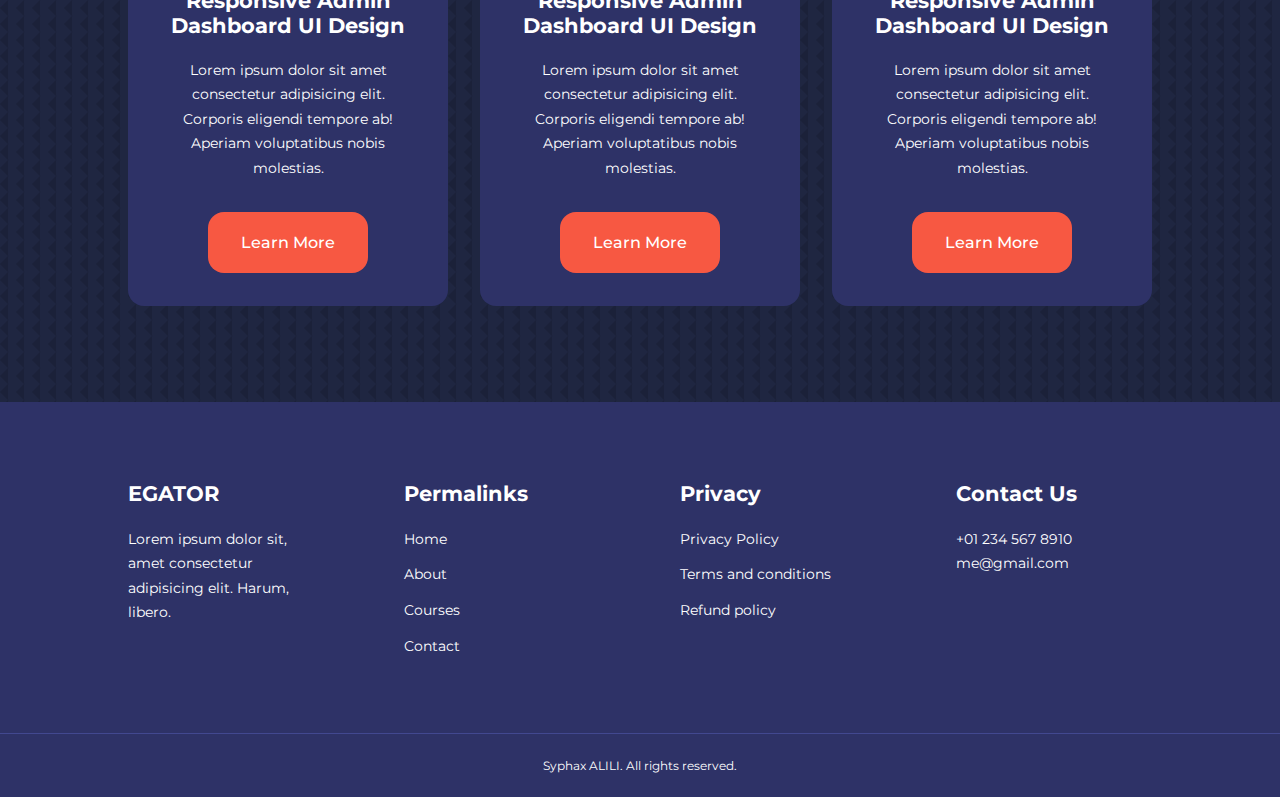
<file: courses.html>
<!DOCTYPE html>
<html lang="en">
  <head>
    <meta charset="UTF-8" />
    <meta name="viewport" content="width=device-width, initial-scale=1.0" />
    <title>Courses</title>
    <link rel="stylesheet" href="./assets/css/style.css" />

    <!-- ICONSCOUT CDN -->
    <link
      rel="stylesheet"
      href="https://unicons.iconscout.com/release/v4.0.8/css/line.css"
    />

    <!-- GOOGLE FONTS(MONTSERRAT) -->
    <link rel="preconnect" href="https://fonts.googleapis.com" />
    <link rel="preconnect" href="https://fonts.gstatic.com" crossorigin />
    <link
      href="https://fonts.googleapis.com/css2?family=Montserrat:ital,wght@0,100..900;1,100..900&display=swap"
      rel="stylesheet"
    />

    <style>
      .courses {
        margin-top: 3rem;
      }

      body {
        background-image: url("./assets/imgs/bg-texture.png");
      }
    </style>
  </head>
  <body>
    <!-- ======================= NAVBAR ======================= -->
    <nav>
      <div class="container nav__container">
        <a href="index.html" class="nav__logo"><h4>EGATOR</h4></a>
        <ul class="nav__menu">
          <li><a href="index.html">Home</a></li>
          <li><a href="about.html">About</a></li>
          <li><a href="courses.html">Courses</a></li>
          <li><a href="contact.html">Contact</a></li>
        </ul>
        <button id="open-menu-btn"><i class="uil uil-bars"></i></button>
        <button id="close-menu-btn"><i class="uil uil-multiply"></i></button>
      </div>
    </nav>

    <!-- ======================= COURSES SECTION ======================= -->
    <section class="courses">
      <div class="container courses__container">
        <article class="course">
          <div class="course__image">
            <img src="./assets/imgs/course1.jpg" alt="course img" />
          </div>
          <div class="course__info">
            <h4>Responsive Social Media Website UI Design</h4>
            <p>
              Lorem ipsum dolor sit amet consectetur adipisicing elit. Corporis
              eligendi tempore ab! Aperiam voluptatibus nobis molestias.
            </p>
            <a href="courses.html" class="btn btn-primary">Learn More</a>
          </div>
        </article>

        <article class="course">
          <div class="course__image">
            <img src="./assets/imgs/course2.jpg" alt="course img" />
          </div>
          <div class="course__info">
            <h4>Responsive SmartHome Website Design</h4>
            <p>
              Lorem ipsum dolor sit amet consectetur adipisicing elit. Corporis
              eligendi tempore ab! Aperiam voluptatibus nobis molestias.
            </p>
            <a href="courses.html" class="btn btn-primary">Learn More</a>
          </div>
        </article>

        <article class="course">
          <div class="course__image">
            <img src="./assets/imgs/course3.jpg" alt="course img" />
          </div>
          <div class="course__info">
            <h4>Responsive Admin Dashboard UI Design</h4>
            <p>
              Lorem ipsum dolor sit amet consectetur adipisicing elit. Corporis
              eligendi tempore ab! Aperiam voluptatibus nobis molestias.
            </p>
            <a href="courses.html" class="btn btn-primary">Learn More</a>
          </div>
        </article>

        <article class="course">
          <div class="course__image">
            <img src="./assets/imgs/course4.jpg" alt="course img" />
          </div>
          <div class="course__info">
            <h4>Responsive Admin Dashboard UI Design</h4>
            <p>
              Lorem ipsum dolor sit amet consectetur adipisicing elit. Corporis
              eligendi tempore ab! Aperiam voluptatibus nobis molestias.
            </p>
            <a href="courses.html" class="btn btn-primary">Learn More</a>
          </div>
        </article>

        <article class="course">
          <div class="course__image">
            <img src="./assets/imgs/course5.jpg" alt="course img" />
          </div>
          <div class="course__info">
            <h4>Responsive Admin Dashboard UI Design</h4>
            <p>
              Lorem ipsum dolor sit amet consectetur adipisicing elit. Corporis
              eligendi tempore ab! Aperiam voluptatibus nobis molestias.
            </p>
            <a href="courses.html" class="btn btn-primary">Learn More</a>
          </div>
        </article>

        <article class="course">
          <div class="course__image">
            <img src="./assets/imgs/course6.jpg" alt="course img" />
          </div>
          <div class="course__info">
            <h4>Responsive Admin Dashboard UI Design</h4>
            <p>
              Lorem ipsum dolor sit amet consectetur adipisicing elit. Corporis
              eligendi tempore ab! Aperiam voluptatibus nobis molestias.
            </p>
            <a href="courses.html" class="btn btn-primary">Learn More</a>
          </div>
        </article>

        <article class="course">
          <div class="course__image">
            <img src="./assets/imgs/course7.jpg" alt="course img" />
          </div>
          <div class="course__info">
            <h4>Responsive Admin Dashboard UI Design</h4>
            <p>
              Lorem ipsum dolor sit amet consectetur adipisicing elit. Corporis
              eligendi tempore ab! Aperiam voluptatibus nobis molestias.
            </p>
            <a href="courses.html" class="btn btn-primary">Learn More</a>
          </div>
        </article>

        <article class="course">
          <div class="course__image">
            <img src="./assets/imgs/course8.jpg" alt="course img" />
          </div>
          <div class="course__info">
            <h4>Responsive Admin Dashboard UI Design</h4>
            <p>
              Lorem ipsum dolor sit amet consectetur adipisicing elit. Corporis
              eligendi tempore ab! Aperiam voluptatibus nobis molestias.
            </p>
            <a href="courses.html" class="btn btn-primary">Learn More</a>
          </div>
        </article>

        <article class="course">
          <div class="course__image">
            <img src="./assets/imgs/course9.jpg" alt="course img" />
          </div>
          <div class="course__info">
            <h4>Responsive Admin Dashboard UI Design</h4>
            <p>
              Lorem ipsum dolor sit amet consectetur adipisicing elit. Corporis
              eligendi tempore ab! Aperiam voluptatibus nobis molestias.
            </p>
            <a href="courses.html" class="btn btn-primary">Learn More</a>
          </div>
        </article>

        <article class="course">
          <div class="course__image">
            <img src="./assets/imgs/course10.jpg" alt="course img" />
          </div>
          <div class="course__info">
            <h4>Responsive Admin Dashboard UI Design</h4>
            <p>
              Lorem ipsum dolor sit amet consectetur adipisicing elit. Corporis
              eligendi tempore ab! Aperiam voluptatibus nobis molestias.
            </p>
            <a href="courses.html" class="btn btn-primary">Learn More</a>
          </div>
        </article>

        <article class="course">
          <div class="course__image">
            <img src="./assets/imgs/course11.jpg" alt="course img" />
          </div>
          <div class="course__info">
            <h4>Responsive Admin Dashboard UI Design</h4>
            <p>
              Lorem ipsum dolor sit amet consectetur adipisicing elit. Corporis
              eligendi tempore ab! Aperiam voluptatibus nobis molestias.
            </p>
            <a href="courses.html" class="btn btn-primary">Learn More</a>
          </div>
        </article>

        <article class="course">
          <div class="course__image">
            <img src="./assets/imgs/course12.jpg" alt="course img" />
          </div>
          <div class="course__info">
            <h4>Responsive Admin Dashboard UI Design</h4>
            <p>
              Lorem ipsum dolor sit amet consectetur adipisicing elit. Corporis
              eligendi tempore ab! Aperiam voluptatibus nobis molestias.
            </p>
            <a href="courses.html" class="btn btn-primary">Learn More</a>
          </div>
        </article>

        <article class="course">
          <div class="course__image">
            <img src="./assets/imgs/course13.jpg" alt="course img" />
          </div>
          <div class="course__info">
            <h4>Responsive Admin Dashboard UI Design</h4>
            <p>
              Lorem ipsum dolor sit amet consectetur adipisicing elit. Corporis
              eligendi tempore ab! Aperiam voluptatibus nobis molestias.
            </p>
            <a href="courses.html" class="btn btn-primary">Learn More</a>
          </div>
        </article>

        <article class="course">
          <div class="course__image">
            <img src="./assets/imgs/course14.jpg" alt="course img" />
          </div>
          <div class="course__info">
            <h4>Responsive Admin Dashboard UI Design</h4>
            <p>
              Lorem ipsum dolor sit amet consectetur adipisicing elit. Corporis
              eligendi tempore ab! Aperiam voluptatibus nobis molestias.
            </p>
            <a href="courses.html" class="btn btn-primary">Learn More</a>
          </div>
        </article>

        <article class="course">
          <div class="course__image">
            <img src="./assets/imgs/course15.jpg" alt="course img" />
          </div>
          <div class="course__info">
            <h4>Responsive Admin Dashboard UI Design</h4>
            <p>
              Lorem ipsum dolor sit amet consectetur adipisicing elit. Corporis
              eligendi tempore ab! Aperiam voluptatibus nobis molestias.
            </p>
            <a href="courses.html" class="btn btn-primary">Learn More</a>
          </div>
        </article>

        <article class="course">
          <div class="course__image">
            <img src="./assets/imgs/course16.jpg" alt="course img" />
          </div>
          <div class="course__info">
            <h4>Responsive Admin Dashboard UI Design</h4>
            <p>
              Lorem ipsum dolor sit amet consectetur adipisicing elit. Corporis
              eligendi tempore ab! Aperiam voluptatibus nobis molestias.
            </p>
            <a href="courses.html" class="btn btn-primary">Learn More</a>
          </div>
        </article>

        <article class="course">
          <div class="course__image">
            <img src="./assets/imgs/course17.jpg" alt="course img" />
          </div>
          <div class="course__info">
            <h4>Responsive Admin Dashboard UI Design</h4>
            <p>
              Lorem ipsum dolor sit amet consectetur adipisicing elit. Corporis
              eligendi tempore ab! Aperiam voluptatibus nobis molestias.
            </p>
            <a href="courses.html" class="btn btn-primary">Learn More</a>
          </div>
        </article>

        <article class="course">
          <div class="course__image">
            <img src="./assets/imgs/course18.jpg" alt="course img" />
          </div>
          <div class="course__info">
            <h4>Responsive Admin Dashboard UI Design</h4>
            <p>
              Lorem ipsum dolor sit amet consectetur adipisicing elit. Corporis
              eligendi tempore ab! Aperiam voluptatibus nobis molestias.
            </p>
            <a href="courses.html" class="btn btn-primary">Learn More</a>
          </div>
        </article>
      </div>
    </section>

    <!-- ======================= FOOTER ======================= -->
    <footer>
      <div class="container footer__container">
        <div class="footer__1">
          <a href="index.html" class="footer__logo"><h4>EGATOR</h4></a>
          <p>
            Lorem ipsum dolor sit, amet consectetur adipisicing elit. Harum,
            libero.
          </p>
        </div>

        <div class="footer__2">
          <h4>Permalinks</h4>
          <ul class="permalinks">
            <li><a href="index.html">Home</a></li>
            <li><a href="about.html">About</a></li>
            <li><a href="courses.html">Courses</a></li>
            <li><a href="contact.html">Contact</a></li>
          </ul>
        </div>

        <div class="footer__3">
          <h4>Privacy</h4>
          <ul class="privacy">
            <li><a href="#">Privacy Policy</a></li>
            <li><a href="#">Terms and conditions</a></li>
            <li><a href="#">Refund policy</a></li>
          </ul>
        </div>

        <div class="footer__4">
          <h4>Contact Us</h4>
          <div>
            <p>+01 234 567 8910</p>
            <p>me@gmail.com</p>
          </div>
          <ul class="footer__socials">
            <li>
              <a href="#"><i class="uil uil-facebook-f"></i></a>
            </li>
            <li>
              <a href="#"><i class="uil uil-instagram-alt"></i></a>
            </li>
            <li>
              <a href="#"><i class="uil uil-twitter"></i></a>
            </li>
            <li>
              <a href="#"><i class="uil uil-linkedin-alt"></i></a>
            </li>
          </ul>
        </div>
      </div>
      <div class="footer__copyright">
        <small>Syphax ALILI. All rights reserved.</small>
      </div>
    </footer>

    <script src="./assets/js/main.js"></script>
  </body>
</html>
</file>
<file: assets/css/style.css>
* {
  margin: 0;
  padding: 0;
  border: 0;
  outline: 0;
  text-decoration: none;
  list-style: none;
  box-sizing: border-box;
}

:root {
  --color-primary: #6c63ff;
  --color-success: #00bf8e;
  --color-warning: #f7c94b;
  --color-danger: #f75842;
  --color-danger-variant: rgba(247, 88, 66, 0.4);
  --color-white: #fff;
  --color-light: rgba(255, 255, 255, 0.7);
  --color-black: #000;
  --color-bg: #1f2641;
  --color-bg1: #2e3267;
  --color-bg2: #424890;

  --container-width-lg: 80%;
  --container-width-md: 90%;
  --container-width-sm: 94%;

  --transition: all 400ms ease;
}

body {
  font-family: "Montserrat", sans-serif;
  font-optical-sizing: auto;
  font-style: normal;

  line-height: 1.7;
  color: var(--color-white);
  background-color: var(--color-bg);
}

.container {
  width: var(--container-width-lg);
  margin: 0 auto;
}

section {
  padding: 6rem 0;
}

section h2 {
  text-align: center;
  margin-bottom: 4rem;
}

h1,
h2,
h3,
h4,
h5,
h6 {
  line-height: 1.2;
}

h1 {
  font-size: 2.4rem;
}

h2 {
  font-size: 2rem;
}

h3 {
  font-size: 1.6rem;
}

h4 {
  font-size: 1.3rem;
}

a {
  color: var(--color-white);
}

img {
  width: 100%;
  display: block;
  object-fit: cover;
}

.btn {
  display: inline-block;
  background-color: var(--color-white);
  color: var(--color-black);
  padding: 1rem 2rem;
  border: 1px solid transparent;
  font-weight: 500;
  transition: var(--transition);
  border-radius: 1rem;
}

.btn:hover {
  background: transparent;
  color: var(--color-white);
  border-color: var(--color-white);
}

.btn-primary {
  background-color: var(--color-danger);
  color: var(--color-white);
}

/* =================== NAVBAR ================ */

nav {
  width: 100vw;
  height: 5rem;
  position: fixed;
  top: 0;
  z-index: 11;
  transition: var(--transition);
}

/* ------ Change the navbar background color on scroll using JS*/
nav.window-scroll {
  background-color: var(--color-primary);
  box-shadow: 0 1rem 2rem rgba(0, 0, 0, 0.2);
}

.nav__container {
  height: 100%;
  display: flex;
  justify-content: space-between;
  align-items: center;
}

nav button {
  display: none;
}

.nav__menu {
  display: flex;
  align-items: center;
  gap: 4rem;
}

.nav__menu a {
  font-size: 0.9rem;
  transition: var(--transition);
}

.nav__menu a:hover {
  color: var(--color-bg2);
}

/* =================== HEADER ================ */
header {
  width: 100%;
  position: relative;
  top: 5rem;
  overflow: hidden;
  height: 70vh;
  margin-bottom: 5rem;
}

.header__container {
  height: 100%;
  display: grid;
  grid-template-columns: 1fr 1fr;
  align-items: center;
  gap: 5rem;
}

.header__left p {
  margin: 1rem 0 2.4rem;
}

/* =================== CATEGORIES SECTION ================ */
.categories {
  background-color: var(--color-bg1);
  height: 32rem;
}

.categories h1 {
  line-height: 1;
  margin-bottom: 3rem;
}

.categories__container {
  display: grid;
  grid-template-columns: 40% 60%;
}

.categories__left {
  margin-right: 4rem;
}

.categories__left p {
  margin: 1rem 0 3rem;
}

.categories__right {
  display: grid;
  grid-template-columns: repeat(3, 1fr);
  gap: 1.2rem;
}

.category {
  background-color: var(--color-bg2);
  padding: 2rem;
  border-radius: 2rem;
  transition: var(--transition);
}

.category:hover {
  box-shadow: 0 3rem 3rem rgba(0, 0, 0, 0.3);
  z-index: 1;
}

.category__icon {
  background-color: var(--color-primary);
  padding: 0.7rem;
  border-radius: 0.9rem;
}

.category:nth-of-type(2) .category__icon {
  background-color: var(--color-danger);
}
.category:nth-of-type(3) .category__icon {
  background-color: var(--color-success);
}
.category:nth-of-type(4) .category__icon {
  background-color: var(--color-warning);
}
.category:nth-of-type(5) .category__icon {
  background-color: var(--color-success);
}

.category h5 {
  margin: 2rem 0 1rem;
}

.category p {
  font-size: 0.85rem;
}

/* =================== POPULAR COURSES SECTION ================ */

.courses {
  margin-top: 10rem;
}

.courses__container {
  display: grid;
  grid-template-columns: repeat(3, 1fr);
  gap: 2rem;
}

.course {
  background-color: var(--color-bg1);
  text-align: center;
  border: 1px solid transparent;
  transition: var(--transition);
  border-radius: 1rem;
  overflow: hidden;
}

.course:hover {
  background-color: transparent;
  border-color: var(--color-primary);
}

.course__info {
  padding: 2rem;
}

.course__info p {
  margin: 1.2rem 0 2rem;
  font-size: 0.9rem;
}

/* =================== FAQs SECTION ================ */
.faqs {
  background-color: var(--color-bg1);
  box-shadow: inset 0 0 3rem rgba(0, 0, 0, 0.5);
}

.faqs__container {
  display: grid;
  grid-template-columns: 1fr 1fr;
  gap: 1rem;
}

.faq {
  padding: 2rem;
  display: flex;
  align-items: center;
  gap: 1.4rem;
  height: fit-content;
  background-color: var(--color-primary);
  cursor: pointer;
  border-radius: 1rem;
}

.faq h4 {
  font-size: 1rem;
  line-height: 2.2;
}

.faq__icon {
  align-self: flex-start;
  font-size: 1.2rem;
}

.faq p {
  margin-top: 0.8rem;
  display: none;
}

.faq.open p {
  display: block;
}

/* =================== TESTIMONIALS SECTION ================ */
.testimonials__container {
  overflow-x: hidden;
  position: relative;
  margin-bottom: 5rem;
  cursor: grab;
}

.testimonial {
  padding-top: 2rem;
}

.avatar {
  width: 6rem;
  height: 6rem;
  border-radius: 50%;
  overflow: hidden;
  margin: 0 auto 1rem;
  border: 1rem solid var(--color-bg1);
}

.testimonial__info {
  text-align: center;
}

.testimonial__body {
  background-color: var(--color-primary);
  padding: 2rem;
  margin-top: 3rem;
  position: relative;
  border-radius: 1rem;
}

.testimonial__body::before {
  content: "";
  display: block;
  background: linear-gradient(
    135deg,
    transparent,
    var(--color-primary),
    var(--color-primary)
  );
  width: 3rem;
  height: 3rem;
  position: absolute;
  top: -1.5rem;
  left: 50%;
  transform: rotate(45deg) translate(-18px, 18px);
}

/* =================== Footer ================ */
footer {
  background-color: var(--color-bg1);
  padding-top: 5rem;
  font-size: 0.9rem;
}

.footer__container {
  display: grid;
  grid-template-columns: repeat(4, 1fr);
  gap: 5rem;
}

.footer__container > div h4 {
  margin-bottom: 1.2rem;
}

.footer__1 p {
  margin: 0 0 2rem;
}

footer ul li {
  margin-bottom: 0.7rem;
}

footer ul li a:hover {
  text-decoration: underline;
}

.footer__socials {
  display: flex;
  gap: 1rem;
  font-size: 1.2rem;
  margin-top: 2rem;
}

.footer__socials a {
  transition: var(--transition);
}

.footer__socials a:hover {
  color: var(--color-primary);
}

.footer__copyright {
  text-align: center;
  margin-top: 4rem;
  padding: 1.2rem 0;
  border-top: 1px solid var(--color-bg2);
}

/* =================== MEDIA QUERIES (TABLET) ================ */
@media screen and (max-width: 1024px) {
  .container {
    width: var(--container-width-md);
  }

  h1 {
    font-size: 2.2rem;
  }

  h2 {
    font-size: 1.7rem;
  }

  h3 {
    font-size: 1.4rem;
  }

  h4 {
    font-size: 1.2rem;
  }

  /* ------------- NAVBAR ------------- */
  nav button {
    display: inline-block;
    background-color: transparent;
    font-size: 1.8rem;
    color: var(--color-white);
    cursor: pointer;
  }

  nav button#close-menu-btn {
    display: none;
  }

  .nav__menu {
    position: fixed;
    top: 5rem;
    right: 5%;
    width: 18rem;
    flex-direction: column;
    gap: 0;
    display: none;
  }

  .nav__menu li {
    width: 100%;
    height: 5.8rem;
    animation: animateNavItems 400ms linear forwards;
    transform-origin: top right;
    opacity: 0;
  }

  .nav__menu li:nth-child(2) {
    animation-delay: 200ms;
  }

  .nav__menu li:nth-child(3) {
    animation-delay: 400ms;
  }

  .nav__menu li:nth-child(4) {
    animation-delay: 600ms;
  }

  @keyframes animateNavItems {
    0% {
      transform: rotateZ(-90deg) rotateX(90deg) scale(0.1);
    }

    100% {
      transform: rotateZ(0) rotateX(0) scale(1);
      opacity: 1;
    }
  }

  .nav__menu li a {
    background-color: var(--color-primary);
    box-shadow: -4rem 6rem 10rem rgba(0, 0, 0, 0.6);
    width: 100%;
    height: 100%;
    display: grid;
    place-items: center;
  }

  .nav__menu li a:hover {
    background-color: var(--color-bg2);
    color: var(--color-white);
  }

  /* ------------- HEADER ------------- */
  header {
    height: 52vh;
    margin-bottom: 4rem;
  }

  .header__container {
    gap: 0;
    padding-bottom: 3rem;
  }

  /* ------------- CATEGORY ------------- */
  .categories {
    height: auto;
  }

  .categories__container {
    grid-template-columns: 1fr;
    gap: 3rem;
  }

  .categories__left {
    margin-right: 0;
  }

  /* ------------- POPULAR COURSES ------------- */
  .courses {
    margin-top: 0;
  }

  .courses__container {
    grid-template-columns: 1fr 1fr;
  }

  /* ------------- FAQs ------------- */
  .faqs__container {
    grid-template-columns: 1fr;
  }

  .faq {
    padding: 1.5rem;
  }

  /* ------------- FOOTER ------------- */
  .footer__container {
    grid-template-columns: 1fr 1fr;
  }
}

/* =================== MEDIA QUERIES (MOBILE) ================ */
@media screen and (max-width: 600px) {
  .container {
    width: var(--container-width-sm);
  }

  /* ------------- NAVBAR ------------- */
  .nav__menu {
    right: 3%;
  }

  /* ------------- HEADER ------------- */
  header {
    height: 100vh;
  }

  .header__container {
    grid-template-columns: 1fr;
    text-align: center;
    margin-top: 0;
  }

  .header__left p {
    margin-bottom: 1.3rem;
  }

  /* ------------- CATEGORIES ------------- */
  .categories__right {
    grid-template-columns: 1fr 1fr;
    gap: 0.7rem;
  }

  .category {
    padding: 1rem;
    border-radius: 1rem;
  }

  .category__icon {
    display: inline-block;
    margin-top: 4px;
  }

  /* ------------- POPULAR COURSES ------------- */
  .courses__container {
    grid-template-columns: 1fr;
  }

  /* ------------- TESTIMONIALS ------------- */
  .testimonial__body {
    padding: 1.2rem;
  }

  /* ------------- FOOTER ------------- */
  .footer__container {
    grid-template-columns: 1fr;
    text-align: center;
    gap: 2rem;
  }

  .footer__1 p {
    margin: 1rem auto;
  }

  .footer__socials {
    justify-content: center;
  }
}
</file>
<file: assets/css/about.css>
/* =================== ACHIEVEMENTS ================ */

.about__achievements {
  margin-top: 3rem;
}

.about__achievements-container {
  display: grid;
  grid-template-columns: 40% 55%;
  gap: 5rem;
}

.about__achievements-right > p {
  margin: 1.6rem 0 2.5rem;
}

.achievements__cards {
  display: grid;
  grid-template-columns: repeat(3, 1fr);
  gap: 1.5rem;
}

.achievement__card {
  background-color: var(--color-bg1);
  padding: 1.6rem;
  border-radius: 1rem;
  text-align: center;
  transition: var(--transition);
}

.achievement__card:hover {
  background-color: var(--color-bg2);
  box-shadow: 0 3rem 3rem rgba(0, 0, 0, 0.3);
}

.achievement__icon {
  background-color: var(--color-danger);
  padding: 0.6rem;
  border-radius: 1rem;
  display: inline-block;
  margin-bottom: 2rem;
  font-size: 2rem;
}

.achievement__card:nth-child(2) .achievement__icon {
  background-color: var(--color-success);
}

.achievement__card:last-child .achievement__icon {
  background-color: var(--color-primary);
}

.achievement__card p {
  margin-top: 1rem;
}

/* =================== TEAM ================ */
.about__team {
  background-color: var(--color-bg1);
  box-shadow: inset 0 0 3rem rgba(0, 0, 0, 0.5);
}

.about__team-container {
  display: grid;
  grid-template-columns: repeat(4, 1fr);
  gap: 2rem;
}

.team__member {
  background-color: var(--color-bg2);
  padding: 2rem;
  border: 1px solid transparent;
  border-radius: 1rem;
  transition: var(--transition);
  position: relative;
  overflow: hidden;
}

.team__member:hover {
  background-color: transparent;
  border-color: var(--color-primary);
}

.team__member-image img {
  filter: saturate(0);
  border-radius: 1rem;
}

.team__member:hover .team__member-image img {
  filter: saturate(1);
}

.team__member-info * {
  text-align: center;
  margin-top: 1.4rem;
}

.team__member-info p {
  color: var(--color-light);
}

.team__member-socials {
  position: absolute;
  top: 50%;
  right: -100%;
  transform: translateY(-50%);
  display: flex;
  flex-direction: column;
  background-color: var(--color-primary);
  border-radius: 1rem 0 0 1rem;
  box-shadow: -2rem 0 2rem rgba(0, 0, 0, 0.3);
  transition: var(--transition);
}

.team__member:hover .team__member-socials {
  right: 0;
}

.team__member-socials a {
  padding: 1rem;
}

.team__member .team__member-socials a i {
  transition: var(--transition);
}

.team__member .team__member-socials a:hover i {
  color: var(--color-bg1);
}

/* =================== MEDIA QUERIES (TABLET) ================ */

@media screen and (max-width: 1024px) {

  /* -------------- ACHIEVEMENTS ------------- */
  .about__achievements {
    margin-top: 2rem;
  }

  .about__achievements-container {
    grid-template-columns: 1fr;
    gap: 4rem;
  }

  .about__achievements-left {
    width: 80%;
    margin: 0 auto;
  }

  /* ------------- TEAM ------------- */
  .about__team-container {
    grid-template-columns: repeat(3, 1fr);
    gap: 1.5rem;
  }

  .team__member {
    padding: 1rem;
  }
}

/* =================== MEDIA QUERIES (MOBILE) ================ */

@media screen and (max-width: 600px) {

  /* ------------- ACHIEVEMENTS ------------- */
  .achievements__cards {
    grid-template-columns: 1fr 1fr;
    gap: 0.7rem;
  }

  .about__team-container {
    grid-template-columns: 1fr 1fr;
    gap: 0.7rem;
  }

  /* ------------- TEAM ------------- */

  .team__member {
    padding: 0;
  }

  .team__member-image img {
    border-radius: 1rem 1rem 0 0;
  }

  .team__member p {
    margin-bottom: 1.5rem;
  }
}
</file>
<file: assets/css/contact.css>
.contact__container {
  background-color: var(--color-bg1);
  padding: 4rem;
  display: grid;
  grid-template-columns: 40% 60%;
  gap: 4rem;
  height: 30rem;
  margin: 7rem auto;
  border-radius: 1rem;
}

/* =================== ASIDE ================ */
.contact__aside {
  background-color: var(--color-primary);
  padding: 3rem;
  border-radius: 1rem;
  position: relative;
  bottom: 10rem;
}

.aside__image {
  width: 12rem;
  margin-bottom: 2rem;
}

.contact__aside h2 {
  text-align: left;
  margin-bottom: 1rem;
}

.contact__aside p {
  font-size: 0.9rem;
  margin-bottom: 2rem;
}

.contact__details li {
  display: flex;
  gap: 1rem;
  align-items: center;
  margin-bottom: 1rem;
}

.contact__socials {
  display: flex;
  gap: 0.8rem;
  margin-top: 3rem;
}

.contact__socials a {
  background-color: var(--color-bg2);
  padding: 0.5rem;
  border-radius: 50%;
  font-size: 0.9rem;
  transition: var(--transition);
}

.contact__socials a:hover {
  background-color: transparent;
}

/* =================== FORM ================ */
.contact__form {
  display: flex;
  flex-direction: column;
  gap: 1.2rem;
  margin-right: 4rem;
}

.form__name {
  display: flex;
  gap: 1.2rem;
}

.contact__form input [type="text"] {
  width: 50%;
}

.contact__form input,
textarea {
  width: 100%;
  padding: 1rem;
  background-color: var(--color-bg);
  color: var(--color-white);
  border-radius: 0.5rem;
}

.contact__form .btn {
  width: max-content;
  cursor: pointer;
  margin-top: 1rem;
}

/* =================== MEDIA QUERIES (TABLET) ================ */
@media screen and (max-width: 1024px) {
  .contact {
    padding-bottom: 0;
  }

  .contact__container {
    gap: 1.5rem;
    margin-top: 3rem;
    height: auto;
    padding: 1.5rem;
  }

  /* -------------- ASIDE ------------- */
  .contact__aside {
    width: auto;
    padding: 1.5rem;
    bottom: 0;
  }

  /* -------------- CONTACT FORM ------------- */
  .contact__form {
    align-self: center;
    margin-right: 1.5rem;
  }
}

/* =================== MEDIA QUERIES (MOBILE) ================ */
@media screen and (max-width: 600px) {
  .contact__container {
    grid-template-columns: 1fr;
    gap: 3rem;
    margin-top: 0;
    padding: 0;
  }

  /* -------------- ASIDE ------------- */
  .contact__aside {
    width: auto;
    padding: 1.5rem;
    bottom: 0;
  }

  /* -------------- CONTACT FORM ------------- */
  .contact__form {
    margin: 0 1.5rem 3rem;
  }

  .form__name {
    flex-direction: column;
  }

  .form__name input[type="text"] {
    width: 100%;
  }
}
</file>
